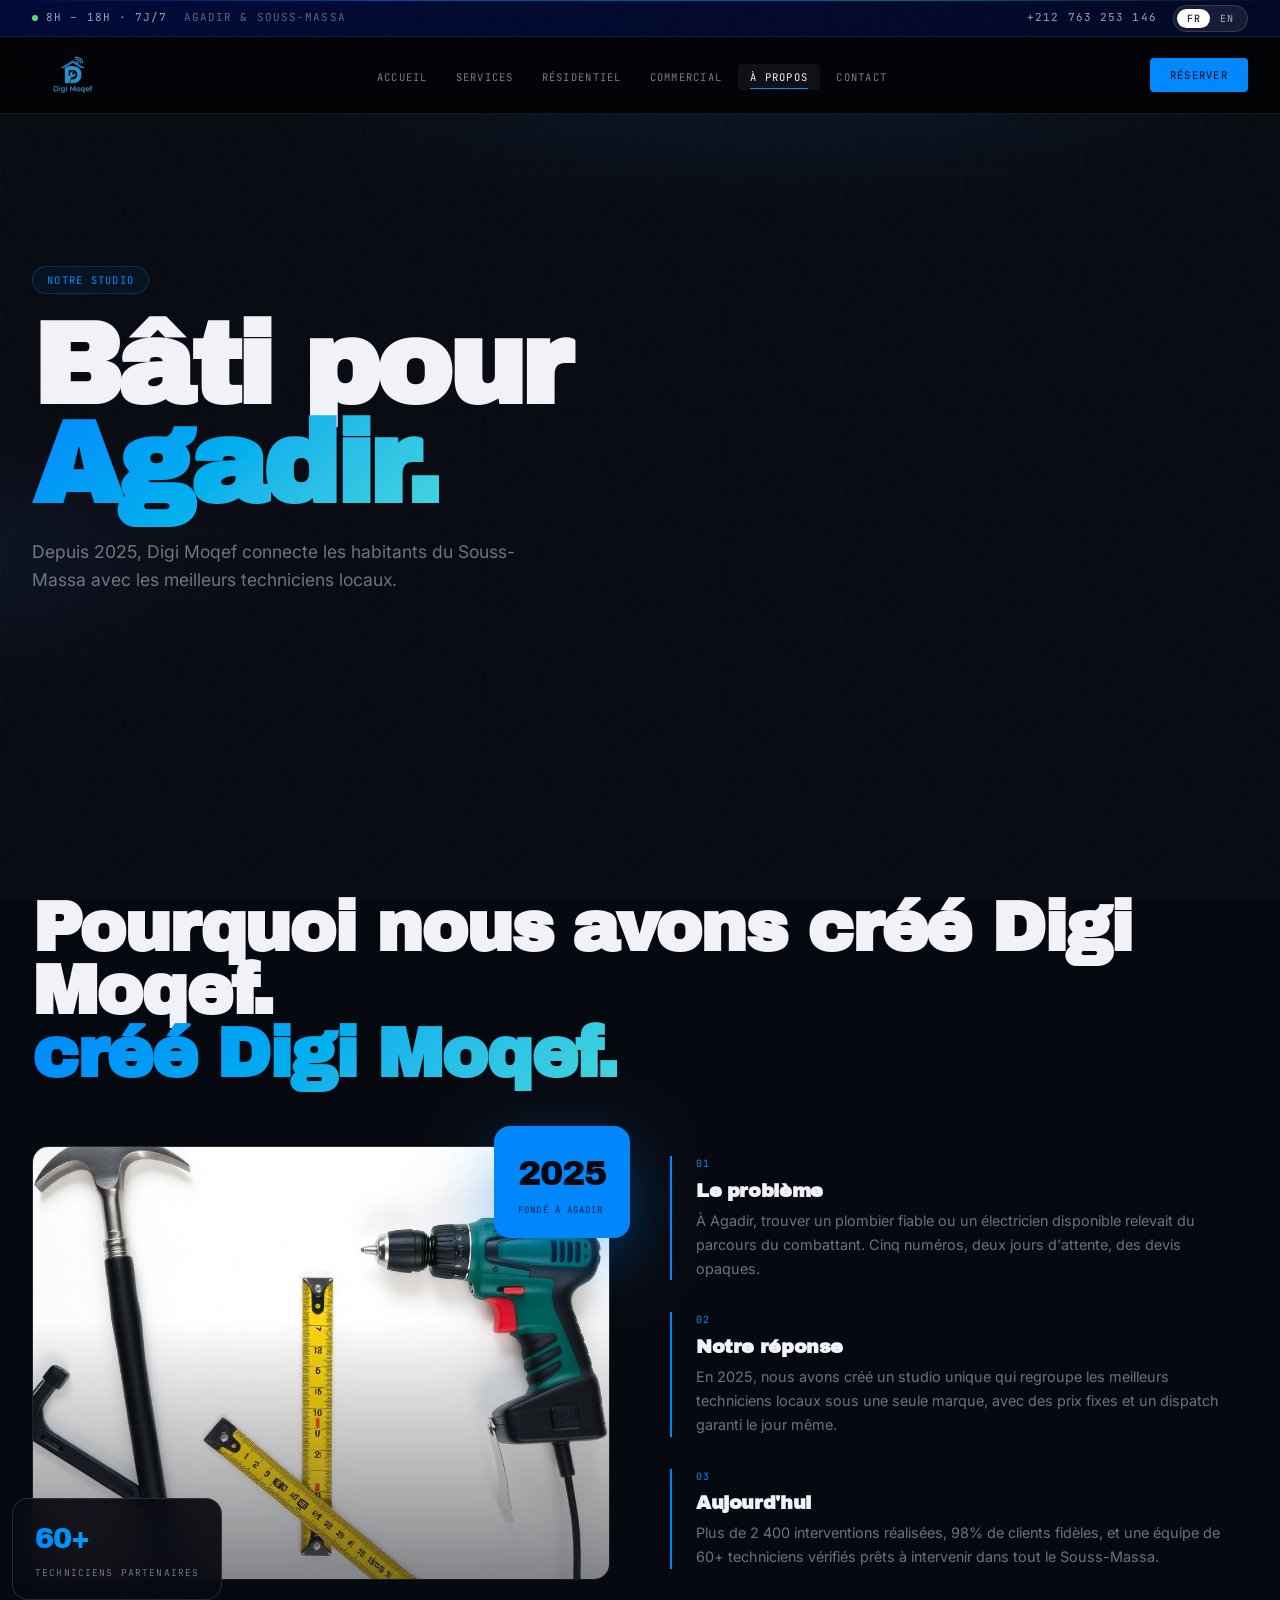
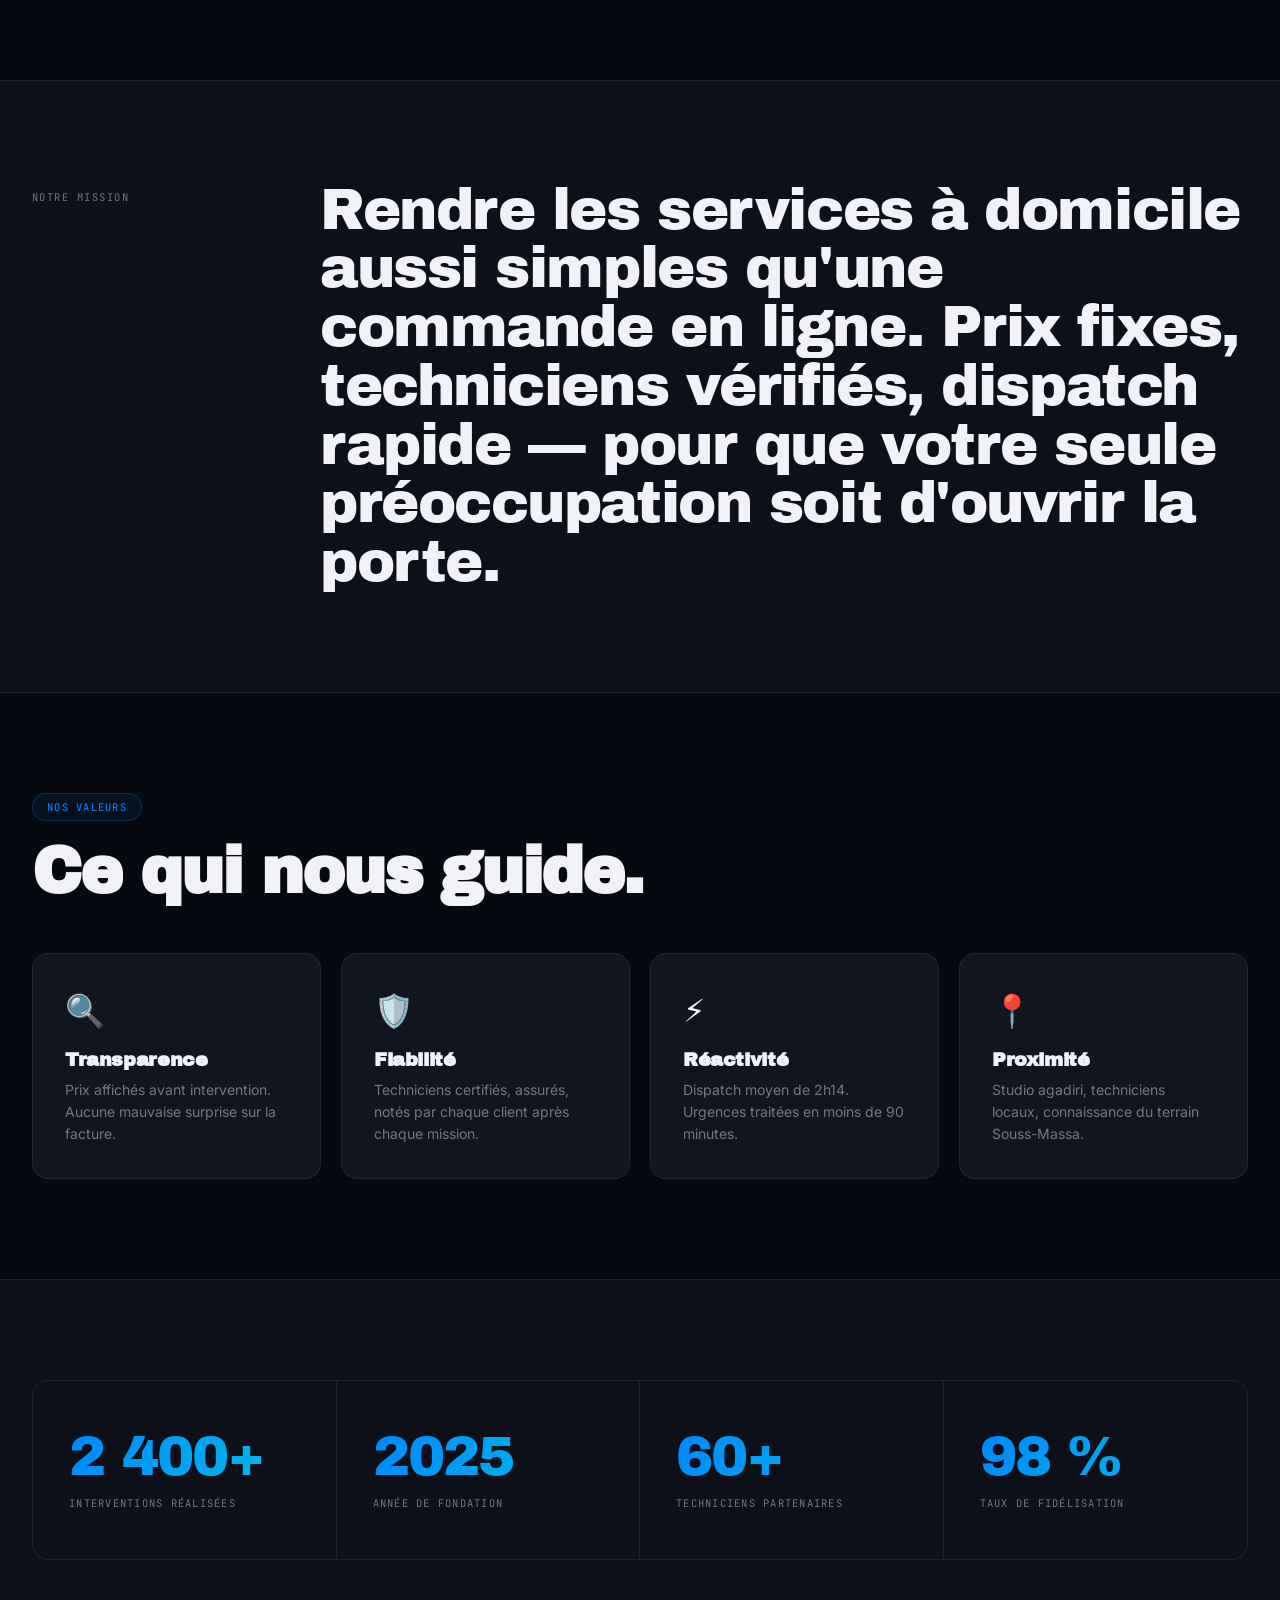
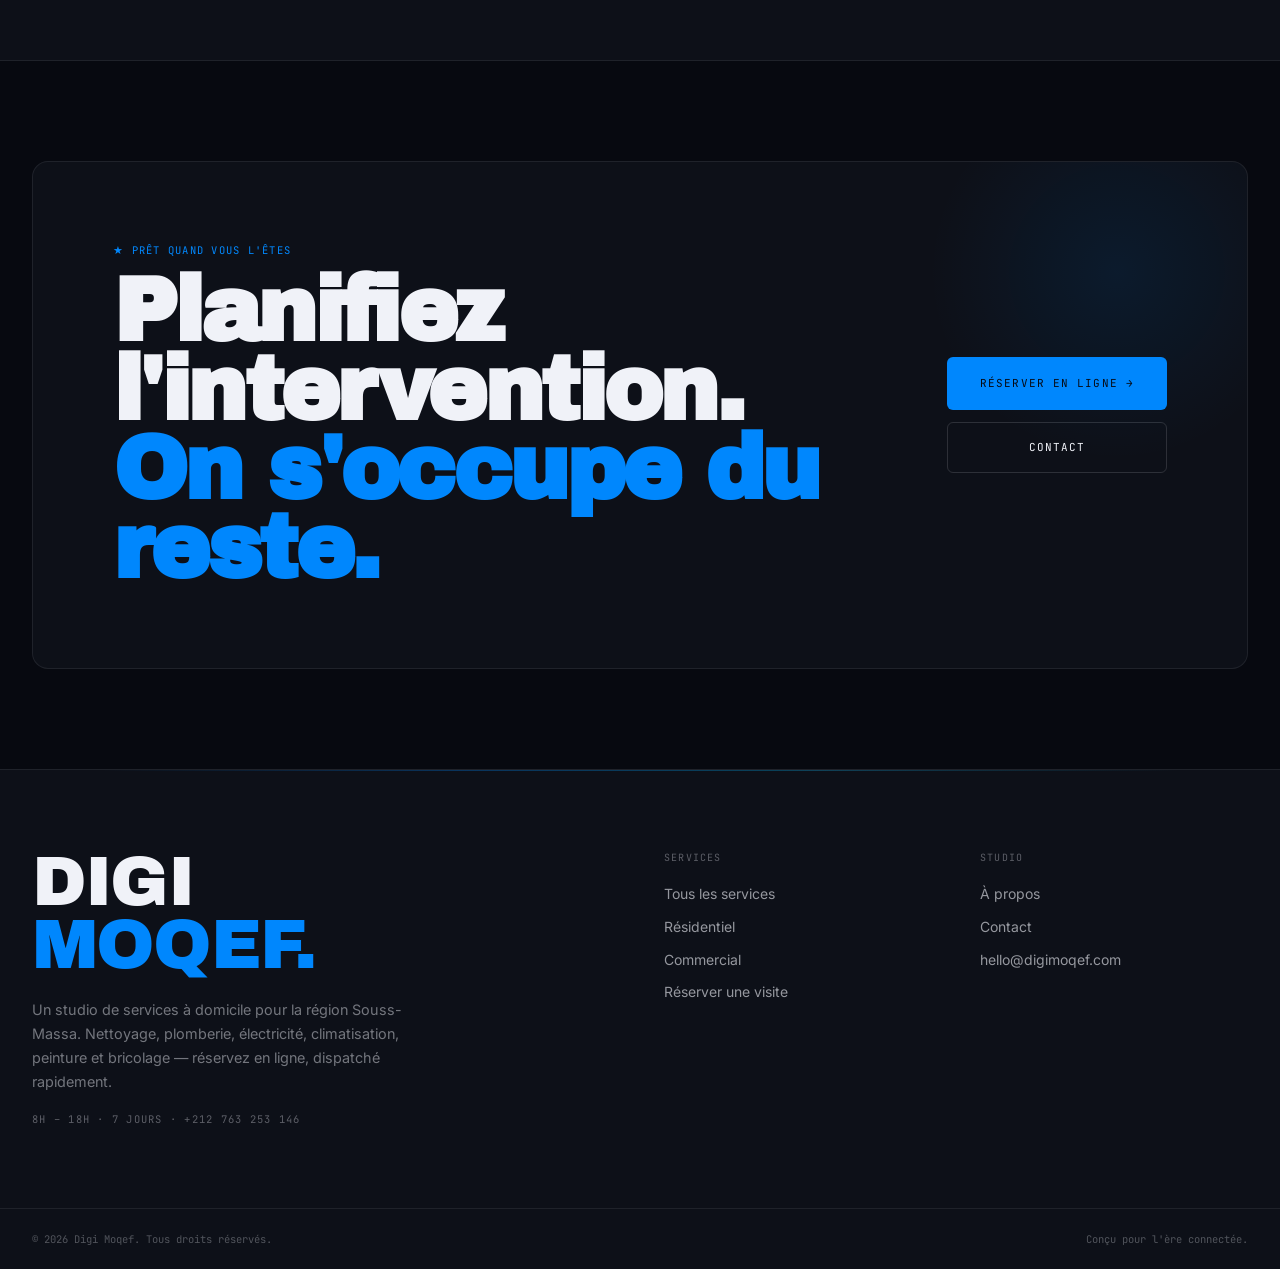
<file: about.html>
<!DOCTYPE html>
<html lang="fr">
<head>
<meta charset="UTF-8"/><meta name="viewport" content="width=device-width,initial-scale=1"/>
<title>À propos — Digi Moqef</title>
<link rel="preconnect" href="https://fonts.googleapis.com"/>
<link rel="preconnect" href="https://fonts.gstatic.com" crossorigin/>
<link href="https://fonts.googleapis.com/css2?family=Archivo+Black&family=Inter:wght@400;500;600;700&family=JetBrains+Mono:wght@400;500&display=swap" rel="stylesheet"/>
<link rel="stylesheet" href="shared.css"/>
</head><body>
<header>
  <div class="topbar"><div class="topbar-i">
    <span><span class="topbar-dot"></span><span data-t="topbar.hours">8H – 18H · 7J/7</span>&nbsp;&nbsp;<span data-t="topbar.area" style="opacity:.6">Agadir &amp; Souss-Massa</span></span>
    <div style="display:flex;align-items:center;gap:16px">
      <a href="tel:+212763253146" style="font-family:'JetBrains Mono',monospace;font-size:11px;text-transform:uppercase;letter-spacing:.1em;color:rgba(240,242,248,.65);transition:color .2s" onmouseover="this.style.color='var(--el)'" onmouseout="this.style.color='rgba(240,242,248,.65)'">+212 763 253 146</a>
      <div class="lang-sw">
        <button class="lang-btn" data-lang="fr">FR</button>
        <button class="lang-btn" data-lang="en">EN</button>
      </div>
    </div>
  </div></div>
  <div class="nav-i">
    <a href="index.html" class="logo-a"><img src="[data-uri]" alt="Digi Moqef"/></a>
    <nav>
      <a href="index.html" data-t="nav.home">Accueil</a>
      <a href="services.html" data-t="nav.services">Services</a>
      <a href="residential.html" data-t="nav.residential">Résidentiel</a>
      <a href="commercial.html" data-t="nav.commercial">Commercial</a>
      <a href="about.html" data-t="nav.about">À propos</a>
      <a href="contact.html" data-t="nav.contact">Contact</a>
    </nav>
    <div style="display:flex;align-items:center;gap:10px">
      <a href="book.html" class="hcta" data-t="nav.book">Réserver</a>
      <button class="hbg" id="hbg"><span></span><span></span><span></span></button>
    </div>
  </div>
  <div class="mnav" id="mnav">
    <a href="index.html" data-t="nav.home">Accueil</a>
    <a href="services.html" data-t="nav.services">Services</a>
    <a href="residential.html" data-t="nav.residential">Résidentiel</a>
    <a href="commercial.html" data-t="nav.commercial">Commercial</a>
    <a href="about.html" data-t="nav.about">À propos</a>
    <a href="contact.html" data-t="nav.contact">Contact</a>
    <a href="book.html" data-t="nav.book">Réserver</a>
  </div>
</header>

<!-- HERO -->
<section class="phero">
  <div class="phero-aurora"></div><div class="phero-grid"></div>
  <div class="phero-content" style="padding-top:72px;padding-bottom:72px">
    <div class="pill rv"><span data-t="ab.hero.pill">Notre studio</span></div>
    <h1 class="rv d1" style="font-family:'Archivo Black',sans-serif;font-size:clamp(3.5rem,9vw,8rem);line-height:.86;letter-spacing:-.04em">
      <span data-t="ab.hero.h1a">Bâti pour</span><br/><span class="grad" data-t="ab.hero.h1b">Agadir.</span>
    </h1>
    <p class="rv d2" style="margin-top:24px;font-size:1.1rem;color:var(--mu);max-width:520px" data-t="ab.hero.sub">Depuis 2022, Digi Moqef connecte les habitants du Souss-Massa avec les meilleurs techniciens locaux.</p>
  </div>
</section>

<!-- WHY WE STARTED - full story -->
<section class="pad">
  <div class="w">
    <div class="pill rv"><span class="pdot"></span><span data-t="why.pill">Pourquoi Digi Moqef</span></div>
    <h2 class="rv d1" style="font-family:'Archivo Black',sans-serif;font-size:clamp(2.4rem,5.5vw,4.5rem);line-height:.9;letter-spacing:-.03em;margin-bottom:60px">
      <span data-t="why.h2">Pourquoi nous avons</span><br/><span class="grad">créé Digi Moqef.</span>
    </h2>
    <div style="display:grid;grid-template-columns:1fr 1fr;gap:60px;align-items:center">
      <div class="rv" style="position:relative">
        <div style="border-radius:var(--rl);overflow:hidden;border:1px solid var(--bd2)">
          <img src="[data-uri]" alt="Technicien Digi Moqef" style="width:100%;aspect-ratio:4/3;object-fit:cover"/>
          <div style="position:absolute;inset:0;background:linear-gradient(to top,rgba(7,9,16,.5) 0%,transparent 60%);pointer-events:none;border-radius:var(--rl)"></div>
        </div>
        <div style="position:absolute;top:-20px;right:-20px;background:var(--el);color:var(--paper);border-radius:var(--rl);padding:20px 24px;font-family:'Archivo Black',sans-serif;font-size:2.2rem;letter-spacing:-.03em;box-shadow:0 20px 60px oklch(62% .21 250/.35)">
          2025
          <div style="font-family:'JetBrains Mono',monospace;font-size:9px;text-transform:uppercase;letter-spacing:.12em;margin-top:4px;opacity:.8" data-t="why.founded">Fondé à Agadir</div>
        </div>
        <div style="position:absolute;bottom:-20px;left:-20px;background:rgba(7,9,16,.92);backdrop-filter:blur(20px);border:1px solid var(--bd2);border-radius:var(--rl);padding:18px 22px;min-width:180px">
          <div class="shimmer" style="font-family:'Archivo Black',sans-serif;font-size:1.8rem;letter-spacing:-.03em">60+</div>
          <div style="font-family:'JetBrains Mono',monospace;font-size:9.5px;text-transform:uppercase;letter-spacing:.12em;color:var(--mu);margin-top:4px" data-t="why.techs">Techniciens partenaires</div>
        </div>
      </div>
      <div class="rv d2" style="display:flex;flex-direction:column;gap:32px">
        <div style="border-left:2px solid var(--el);padding-left:24px">
          <p style="font-family:'JetBrains Mono',monospace;font-size:10px;text-transform:uppercase;letter-spacing:.12em;color:var(--el);margin-bottom:10px">01</p>
          <h3 style="font-family:'Archivo Black',sans-serif;font-size:1.2rem;letter-spacing:-.02em;margin-bottom:10px" data-t="why.r1.t">Le problème</h3>
          <p style="font-size:.9rem;color:var(--mu);line-height:1.65" data-t="why.r1.d">À Agadir, trouver un plombier fiable ou un électricien disponible relevait du parcours du combattant.</p>
        </div>
        <div style="border-left:2px solid var(--el);padding-left:24px">
          <p style="font-family:'JetBrains Mono',monospace;font-size:10px;text-transform:uppercase;letter-spacing:.12em;color:var(--el);margin-bottom:10px">02</p>
          <h3 style="font-family:'Archivo Black',sans-serif;font-size:1.2rem;letter-spacing:-.02em;margin-bottom:10px" data-t="why.r2.t">Notre réponse</h3>
          <p style="font-size:.9rem;color:var(--mu);line-height:1.65" data-t="why.r2.d">En 2025, nous avons créé un studio unique avec prix fixes et dispatch garanti le jour même.</p>
        </div>
        <div style="border-left:2px solid var(--el);padding-left:24px">
          <p style="font-family:'JetBrains Mono',monospace;font-size:10px;text-transform:uppercase;letter-spacing:.12em;color:var(--el);margin-bottom:10px">03</p>
          <h3 style="font-family:'Archivo Black',sans-serif;font-size:1.2rem;letter-spacing:-.02em;margin-bottom:10px" data-t="why.r3.t">Aujourd'hui</h3>
          <p style="font-size:.9rem;color:var(--mu);line-height:1.65" data-t="why.r3.d">60% experts métiers,98% des normes de sécurité et de qualité respectées,et une équipe de 60+ techniciens vérifiés prêts à intervenir dans tout le Souss-Massa..</p>
        </div>
      </div>
    </div>
  </div>
</section>

<!-- MISSION -->
<section class="pad bt bb bg1">
  <div class="w">
    <div class="mfst-g rv">
      <p class="mfst-lbl" data-t="ab.mission.lbl">Notre mission</p>
      <p class="mfst-txt" data-t="ab.mission.txt">Rendre les services à domicile aussi simples qu'une commande en ligne.</p>
    </div>
  </div>
</section>

<!-- VALUES -->
<section class="pad">
  <div class="w">
    <div class="pill rv"><span>Nos valeurs</span></div>
    <h2 class="rv d1" style="font-family:'Archivo Black',sans-serif;font-size:clamp(2.4rem,5vw,4rem);line-height:.9;letter-spacing:-.03em;margin-bottom:52px">Ce qui nous guide.</h2>
    <div style="display:grid;grid-template-columns:repeat(4,1fr);gap:20px">
      <div class="rv d1" style="background:var(--mist2);border:1px solid var(--bd);border-radius:var(--rl);padding:32px;transition:border-color .3s,transform .3s" onmouseover="this.style.borderColor='oklch(62% .21 250/.4)';this.style.transform='translateY(-4px)'" onmouseout="this.style.borderColor='';this.style.transform=''">
        <div style="font-size:2rem;margin-bottom:16px">🔍</div>
        <h3 style="font-family:'Archivo Black',sans-serif;font-size:1.2rem;margin-bottom:10px;letter-spacing:-.02em" data-t="ab.v1.t">Transparence</h3>
        <p style="font-size:.875rem;color:var(--mu);line-height:1.6" data-t="ab.v1.d">Prix affichés avant intervention. Aucune mauvaise surprise.</p>
      </div>
      <div class="rv d2" style="background:var(--mist2);border:1px solid var(--bd);border-radius:var(--rl);padding:32px;transition:border-color .3s,transform .3s" onmouseover="this.style.borderColor='oklch(62% .21 250/.4)';this.style.transform='translateY(-4px)'" onmouseout="this.style.borderColor='';this.style.transform=''">
        <div style="font-size:2rem;margin-bottom:16px">🛡️</div>
        <h3 style="font-family:'Archivo Black',sans-serif;font-size:1.2rem;margin-bottom:10px;letter-spacing:-.02em" data-t="ab.v2.t">Fiabilité</h3>
        <p style="font-size:.875rem;color:var(--mu);line-height:1.6" data-t="ab.v2.d">Techniciens certifiés, assurés, notés par chaque client.</p>
      </div>
      <div class="rv d3" style="background:var(--mist2);border:1px solid var(--bd);border-radius:var(--rl);padding:32px;transition:border-color .3s,transform .3s" onmouseover="this.style.borderColor='oklch(62% .21 250/.4)';this.style.transform='translateY(-4px)'" onmouseout="this.style.borderColor='';this.style.transform=''">
        <div style="font-size:2rem;margin-bottom:16px">⚡</div>
        <h3 style="font-family:'Archivo Black',sans-serif;font-size:1.2rem;margin-bottom:10px;letter-spacing:-.02em" data-t="ab.v3.t">Réactivité</h3>
        <p style="font-size:.875rem;color:var(--mu);line-height:1.6" data-t="ab.v3.d">Dispatch moyen de 2h14. Urgences en moins de 90 min.</p>
      </div>
      <div class="rv d4" style="background:var(--mist2);border:1px solid var(--bd);border-radius:var(--rl);padding:32px;transition:border-color .3s,transform .3s" onmouseover="this.style.borderColor='oklch(62% .21 250/.4)';this.style.transform='translateY(-4px)'" onmouseout="this.style.borderColor='';this.style.transform=''">
        <div style="font-size:2rem;margin-bottom:16px">📍</div>
        <h3 style="font-family:'Archivo Black',sans-serif;font-size:1.2rem;margin-bottom:10px;letter-spacing:-.02em" data-t="ab.v4.t">Proximité</h3>
        <p style="font-size:.875rem;color:var(--mu);line-height:1.6" data-t="ab.v4.d">Studio agadiri, techniciens locaux, terrain Souss-Massa.</p>
      </div>
    </div>
  </div>
</section>

<!-- STATS -->
<section class="pad bt bb bg1">
  <div class="w">
    <div class="statg">
      <div class="statb rv d1"><div class="stat-big shimmer" data-t="stat1.v">100+</div><div class="stat-lbl" data-t="stat1.l">Interventions réalisées</div></div>
      <div class="statb rv d2"><div class="stat-big shimmer">2025</div><div class="stat-lbl">Année de fondation</div></div>
      <div class="statb rv d3"><div class="stat-big shimmer">60+</div><div class="stat-lbl">Techniciens partenaires</div></div>
      <div class="statb rv d4"><div class="stat-big shimmer" data-t="stat2.v">100+</div><div class="stat-lbl" data-t="stat2.l">Interventions réalisées</div></div>
    </div>
  </div>
</section>

<!-- CTA -->
<section class="pad">
  <div class="w"><div class="ctabox rv">
    <div>
      <p class="cta-eye" data-t="cta.eye">★ Prêt quand vous l'êtes</p>
      <h2 class="cta-h2">
        <span data-t="cta.h2a">Planifiez l'intervention.</span><br/>
        <span class="el" data-t="cta.h2b">On s'occupe du reste.</span>
      </h2>
    </div>
    <div class="cta-btns">
      <a href="book.html" class="btn btn-p" style="justify-content:center;padding:18px 28px" data-t="cta.btn1">Réserver en ligne →</a>
      <a href="contact.html" class="btn btn-o" style="justify-content:center;padding:16px 28px" data-t="nav.contact">Contact</a>
    </div>
  </div></div>
</section>
<footer>
  <div class="fi">
    <div class="fbrand">
      <p class="fbig">DIGI<br/><span class="el">MOQEF.</span></p>
      <p class="fdesc" data-t="foot.desc">Un studio de services à domicile.</p>
      <p class="fhours" data-t="foot.hours">8H – 18H · 7 jours · +212 763 253 146</p>
    </div>
    <div class="fcol"><p class="fct" data-t="foot.col1">Services</p><ul>
      <li><a href="services.html" data-t="foot.l1">Tous les services</a></li>
      <li><a href="residential.html" data-t="foot.l2">Résidentiel</a></li>
      <li><a href="commercial.html" data-t="foot.l3">Commercial</a></li>
      <li><a href="book.html" data-t="foot.l4">Réserver</a></li>
    </ul></div>
    <div class="fcol"><p class="fct" data-t="foot.col2">Studio</p><ul>
      <li><a href="about.html" data-t="foot.l5">À propos</a></li>
      <li><a href="contact.html" data-t="foot.l6">Contact</a></li>
      <li><a href="mailto:hello@digimoqef.com">hello@digimoqef.com</a></li>
    </ul></div>
  </div>
  <div class="fbot"><div class="fbot-i">
    <span data-t="foot.copy">© 2026 Digi Moqef.</span>
    <span data-t="foot.tag">Conçu pour l'ère connectée.</span>
  </div></div>
</footer>
<script src="i18n.js"></script><script src="shared.js"></script></body></html>
</file>
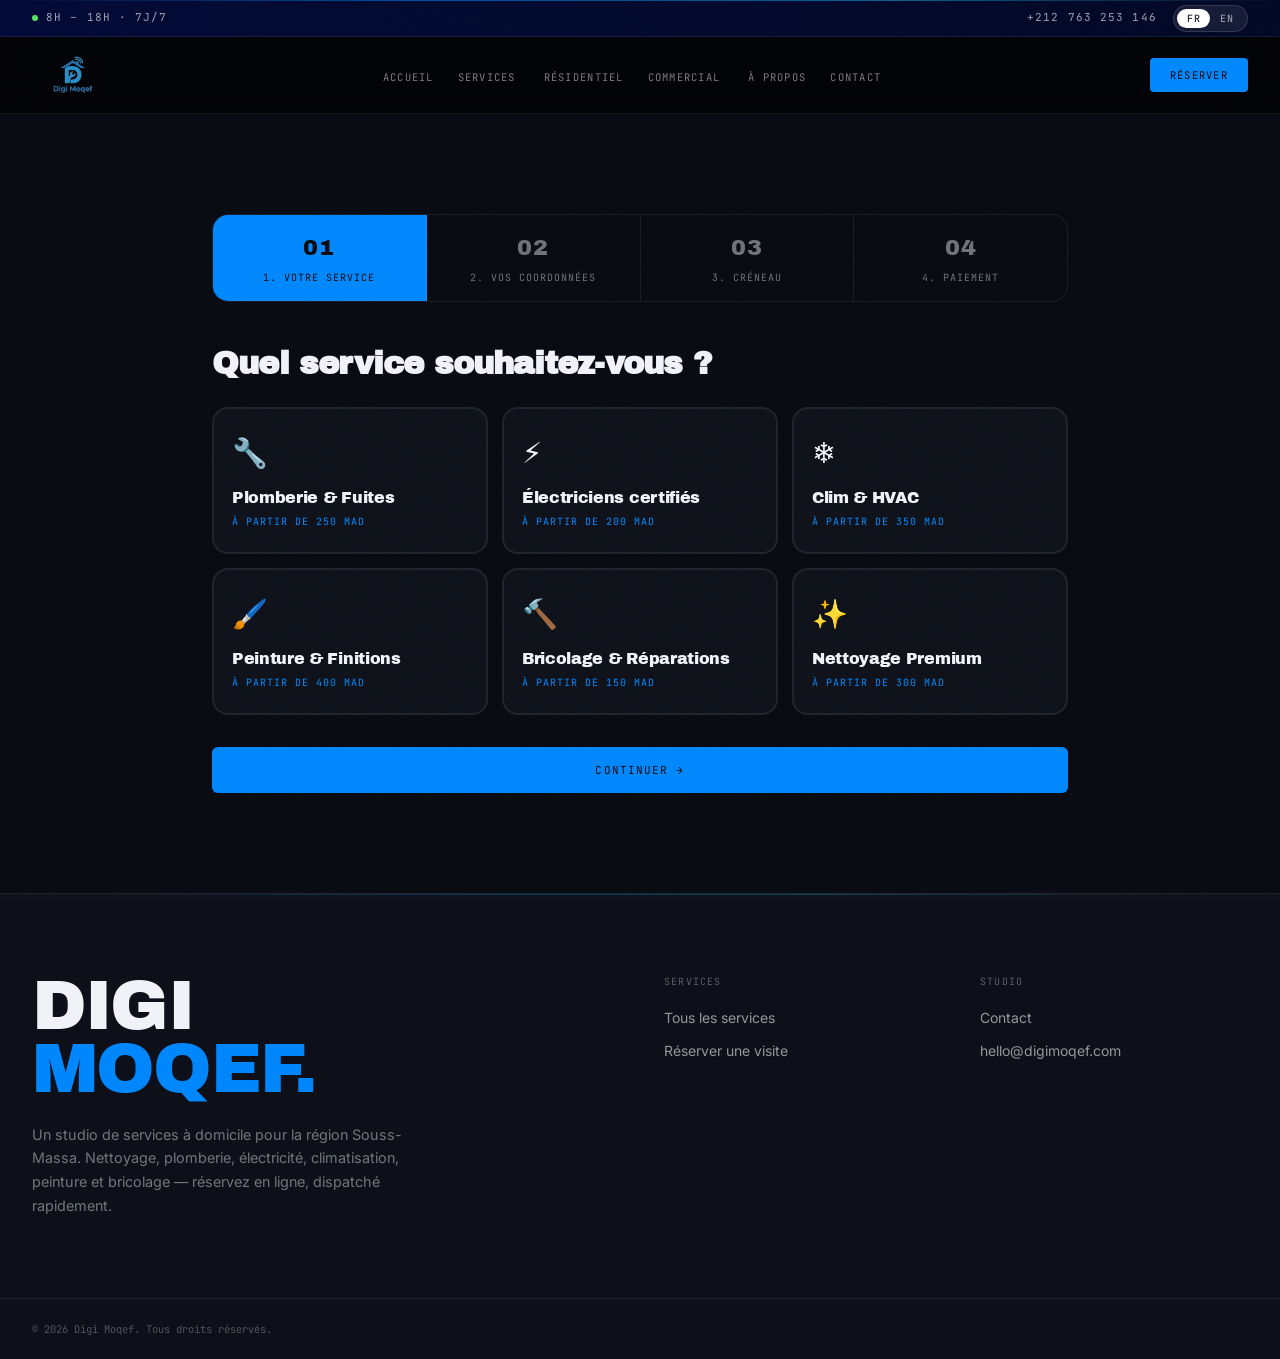
<file: book.html>
<!DOCTYPE html>
<html lang="fr">
<head>
<meta charset="UTF-8"/><meta name="viewport" content="width=device-width,initial-scale=1"/>
<title>Réserver — Digi Moqef</title>
<link rel="preconnect" href="https://fonts.googleapis.com"/>
<link rel="preconnect" href="https://fonts.gstatic.com" crossorigin/>
<link href="https://fonts.googleapis.com/css2?family=Archivo+Black&family=Inter:wght@400;500;600;700&family=JetBrains+Mono:wght@400;500&display=swap" rel="stylesheet"/>
<link rel="stylesheet" href="shared.css"/>
<style>
.step-bar{display:flex;border:1px solid var(--bd);border-radius:var(--rl);overflow:hidden;margin-bottom:48px}
.step-item{flex:1;padding:16px 12px;text-align:center;font-family:'JetBrains Mono',monospace;font-size:10px;text-transform:uppercase;letter-spacing:.1em;color:var(--mu);border-right:1px solid var(--bd);transition:background .2s,color .2s}
.step-item:last-child{border-right:none}
.step-item.active{background:var(--el);color:var(--paper)}
.step-item.done{background:oklch(62% .21 250/.12);color:var(--el)}
.step-num{display:block;font-family:'Archivo Black',sans-serif;font-size:1.4rem;margin-bottom:4px}
.svc-grid{display:grid;grid-template-columns:repeat(3,1fr);gap:14px;margin-bottom:32px}
.svc-card{background:var(--mist);border:2px solid var(--bd);border-radius:var(--rl);padding:22px 18px;cursor:pointer;transition:border-color .2s,transform .2s;position:relative;overflow:hidden;text-align:left}
.svc-card:hover{border-color:oklch(62% .21 250/.45);transform:translateY(-2px)}
.svc-card.sel{border-color:var(--el);background:oklch(62% .21 250/.08)}
.svc-card.sel::after{content:'✓';position:absolute;top:12px;right:14px;color:var(--el);font-family:'Archivo Black',sans-serif;font-size:1rem}
.svc-icon{font-size:1.8rem;margin-bottom:10px}
.svc-name{font-family:'Archivo Black',sans-serif;font-size:1rem;letter-spacing:-.02em;margin-bottom:4px}
.svc-price{font-family:'JetBrains Mono',monospace;font-size:10px;text-transform:uppercase;letter-spacing:.1em;color:var(--el)}
.slot-btn{padding:11px 16px;border:1.5px solid var(--bd);border-radius:var(--r);font-family:'JetBrains Mono',monospace;font-size:11px;background:transparent;color:var(--ink);cursor:pointer;transition:border-color .2s,background .2s,color .2s}
.slot-btn:hover{border-color:oklch(62% .21 250/.45)}
.slot-btn.sel{border-color:var(--el);background:var(--el);color:var(--paper)}
.card-field{background:transparent;border:none;border-bottom:2px solid rgba(240,242,248,.15);padding:12px 0;font-size:1rem;font-family:'Inter',sans-serif;outline:none;width:100%;color:var(--ink);transition:border-color .2s}
.card-field:focus{border-color:var(--el)}
.card-field::placeholder{color:rgba(240,242,248,.3)}
.pay-tab{flex:1;padding:13px;font-family:'JetBrains Mono',monospace;font-size:10.5px;text-transform:uppercase;letter-spacing:.1em;border:none;background:transparent;color:var(--mu);cursor:pointer;transition:background .2s,color .2s}
.pay-tab.active{background:var(--el);color:var(--paper)}
@media(max-width:900px){
  .svc-grid{grid-template-columns:repeat(2,1fr)}
  #step4>div{grid-template-columns:1fr!important}
}
@media(max-width:600px){
  .step-bar{display:grid;grid-template-columns:1fr 1fr}
  .step-item:nth-child(2){border-right:none}
  .step-item:nth-child(3),.step-item:nth-child(4){border-top:1px solid var(--bd)}
  .svc-grid{grid-template-columns:1fr}
  #step2 [style*="grid-template-columns:1fr 1fr"],
  #step4 [style*="grid-template-columns:1fr 1fr"]{grid-template-columns:1fr!important}
}
</style>
</head>
<body>
<header>
  <div class="topbar"><div class="topbar-i">
    <span><span class="topbar-dot"></span><span data-t="topbar.hours">8H – 18H · 7J/7</span></span>
    <div style="display:flex;align-items:center;gap:16px">
      <a href="tel:+212763253146" style="font-family:'JetBrains Mono',monospace;font-size:11px;text-transform:uppercase;letter-spacing:.1em;color:rgba(240,242,248,.65)">+212 763 253 146</a>
      <div class="lang-sw"><button class="lang-btn" data-lang="fr">FR</button><button class="lang-btn" data-lang="en">EN</button></div>
    </div>
  </div></div>
  <div class="nav-i">
    <a href="index.html" class="logo-a"><img src="[data-uri]" alt="Digi Moqef"/></a>
    <nav>
      <a href="index.html" data-t="nav.home">Accueil</a><a href="services.html" data-t="nav.services">Services</a>
      <a href="residential.html" data-t="nav.residential">Résidentiel</a><a href="commercial.html" data-t="nav.commercial">Commercial</a>
      <a href="about.html" data-t="nav.about">À propos</a><a href="contact.html" data-t="nav.contact">Contact</a>
    </nav>
    <div style="display:flex;align-items:center;gap:10px">
      <a href="book.html" class="hcta" data-t="nav.book">Réserver</a>
      <button class="hbg" id="hbg"><span></span><span></span><span></span></button>
    </div>
  </div>
  <div class="mnav" id="mnav">
    <a href="index.html" data-t="nav.home">Accueil</a><a href="services.html" data-t="nav.services">Services</a>
    <a href="residential.html" data-t="nav.residential">Résidentiel</a><a href="commercial.html" data-t="nav.commercial">Commercial</a>
    <a href="about.html" data-t="nav.about">À propos</a><a href="contact.html" data-t="nav.contact">Contact</a>
    <a href="book.html" data-t="nav.book">Réserver</a>
  </div>
</header>
<section class="pad">
  <div class="w" style="max-width:920px;margin:0 auto">

    <!-- STEP BAR -->
    <div class="step-bar" id="stepbar">
      <div class="step-item active" id="sb1"><span class="step-num">01</span><span data-t="bk.step1">Votre service</span></div>
      <div class="step-item" id="sb2"><span class="step-num">02</span><span data-t="bk.step2">Vos coordonnées</span></div>
      <div class="step-item" id="sb3"><span class="step-num">03</span><span data-t="bk.step3">Créneau</span></div>
      <div class="step-item" id="sb4"><span class="step-num">04</span><span data-t="bk.step4">Paiement</span></div>
    </div>

    <!-- STEP 1 -->
    <div id="step1">
      <h2 style="font-family:'Archivo Black',sans-serif;font-size:2rem;letter-spacing:-.025em;margin-bottom:28px">Quel service souhaitez-vous ?</h2>
      <div class="svc-grid">
        <div class="svc-card" onclick="selectSvc(this,'Plomberie &amp; Fuites','250 MAD')"><div class="svc-icon">🔧</div><p class="svc-name" data-t="s1.title">Plomberie &amp; Fuites</p><p class="svc-price">À partir de 250 MAD</p></div>
        <div class="svc-card" onclick="selectSvc(this,'Électricité','200 MAD')"><div class="svc-icon">⚡</div><p class="svc-name" data-t="s2.title">Électriciens certifiés</p><p class="svc-price">À partir de 200 MAD</p></div>
        <div class="svc-card" onclick="selectSvc(this,'Clim &amp; HVAC','350 MAD')"><div class="svc-icon">❄️</div><p class="svc-name" data-t="s3.title">Clim &amp; HVAC</p><p class="svc-price">À partir de 350 MAD</p></div>
        <div class="svc-card" onclick="selectSvc(this,'Peinture','400 MAD')"><div class="svc-icon">🖌️</div><p class="svc-name" data-t="s4.title">Peinture &amp; Finitions</p><p class="svc-price">À partir de 400 MAD</p></div>
        <div class="svc-card" onclick="selectSvc(this,'Bricolage','150 MAD')"><div class="svc-icon">🔨</div><p class="svc-name" data-t="s5.title">Bricolage &amp; Réparations</p><p class="svc-price">À partir de 150 MAD</p></div>
        <div class="svc-card" onclick="selectSvc(this,'Nettoyage Premium','300 MAD')"><div class="svc-icon">✨</div><p class="svc-name" data-t="s6.title">Nettoyage Premium</p><p class="svc-price">À partir de 300 MAD</p></div>
      </div>
      <p id="s1-err" style="display:none;color:oklch(70% .2 20);font-family:'JetBrains Mono',monospace;font-size:11px;margin-bottom:12px">⚠ Veuillez sélectionner un service.</p>
      <button class="btn btn-p" style="width:100%;justify-content:center;padding:16px" onclick="nextStep(1)">Continuer →</button>
    </div>

    <!-- STEP 2 -->
    <div id="step2" style="display:none">
      <h2 style="font-family:'Archivo Black',sans-serif;font-size:2rem;letter-spacing:-.025em;margin-bottom:28px" data-t="bk.step2">Vos coordonnées</h2>
      <div style="display:flex;flex-direction:column;gap:24px">
        <div style="display:grid;grid-template-columns:1fr 1fr;gap:20px">
          <div class="fld"><label data-t="ct.form.name">Nom complet</label><input class="card-field" id="bk-name" type="text" placeholder="Votre nom"/></div>
          <div class="fld"><label data-t="ct.form.phone">Téléphone</label><input class="card-field" id="bk-phone" type="tel" placeholder="+212 6XX XXX XXX"/></div>
        </div>
        <div class="fld"><label data-t="ct.form.email">Email</label><input class="card-field" id="bk-email" type="email" placeholder="vous@exemple.com"/></div>
        <div class="fld"><label>Adresse</label><input class="card-field" id="bk-addr" type="text" placeholder="Rue, Quartier, Ville"/></div>
        <div class="fld"><label>Notes</label><textarea class="card-field" id="bk-notes" rows="3" style="resize:vertical" placeholder="Décrivez le problème..."></textarea></div>
        <div style="display:flex;gap:12px">
          <button class="btn btn-o" style="flex:1;justify-content:center" onclick="goStep(1)">← Retour</button>
          <button class="btn btn-p" style="flex:2;justify-content:center;padding:16px" onclick="nextStep(2)">Continuer →</button>
        </div>
      </div>
    </div>

    <!-- STEP 3 -->
    <div id="step3" style="display:none">
      <h2 style="font-family:'Archivo Black',sans-serif;font-size:2rem;letter-spacing:-.025em;margin-bottom:8px" data-t="bk.step3">Créneau</h2>
      <p style="color:var(--mu);font-size:.875rem;margin-bottom:28px">Heure locale · Agadir (GMT+1)</p>
      <div style="display:flex;flex-direction:column;gap:20px;margin-bottom:32px" id="slots-wrap"></div>
      <p id="s3-err" style="display:none;color:oklch(70% .2 20);font-family:'JetBrains Mono',monospace;font-size:11px;margin-bottom:12px">⚠ Veuillez sélectionner un créneau.</p>
      <div style="display:flex;gap:12px">
        <button class="btn btn-o" style="flex:1;justify-content:center" onclick="goStep(2)">← Retour</button>
        <button class="btn btn-p" style="flex:2;justify-content:center;padding:16px" onclick="nextStep(3)">Continuer →</button>
      </div>
    </div>

    <!-- STEP 4 -->
    <div id="step4" style="display:none">
      <div style="display:grid;grid-template-columns:1fr 360px;gap:40px;align-items:start">
        <div>
          <h2 style="font-family:'Archivo Black',sans-serif;font-size:2rem;letter-spacing:-.025em;margin-bottom:28px" data-t="bk.pay.title">Paiement sécurisé</h2>
          <!-- Payment method tabs -->
          <div style="display:flex;border:1px solid var(--bd);border-radius:var(--r);overflow:hidden;margin-bottom:28px">
            <button class="pay-tab active" id="pt-card" onclick="setPayTab('card')">💳 Carte</button>
            <button class="pay-tab" id="pt-transfer" onclick="setPayTab('transfer')" style="border-left:1px solid var(--bd)">🏦 Virement</button>
            <button class="pay-tab" id="pt-cash" onclick="setPayTab('cash')" style="border-left:1px solid var(--bd)">💵 Espèces</button>
          </div>
          <!-- Card form -->
          <div id="pf-card" style="display:flex;flex-direction:column;gap:22px">
            <div class="fld" style="position:relative">
              <label data-t="bk.pay.card">Numéro de carte</label>
              <input class="card-field" id="cn" type="text" maxlength="19" placeholder="1234 5678 9012 3456" oninput="fmtCard(this)"/>
              <span id="cbrand" style="position:absolute;right:0;bottom:12px;opacity:.5">💳</span>
            </div>
            <div style="display:grid;grid-template-columns:1fr 1fr;gap:20px">
              <div class="fld"><label data-t="bk.pay.exp">Expiration</label><input class="card-field" type="text" maxlength="5" placeholder="MM/AA" oninput="fmtExp(this)"/></div>
              <div class="fld"><label data-t="bk.pay.cvv">CVV</label><input class="card-field" type="text" maxlength="4" placeholder="•••"/></div>
            </div>
            <div class="fld"><label data-t="bk.pay.name">Nom sur la carte</label><input class="card-field" type="text" placeholder="PRÉNOM NOM"/></div>
          </div>
          <div id="pf-transfer" style="display:none;padding:20px;background:var(--mist);border:1px solid var(--bd);border-radius:var(--rl)">
            <p style="font-family:'JetBrains Mono',monospace;font-size:10px;text-transform:uppercase;letter-spacing:.12em;color:var(--mu);margin-bottom:14px">Virement bancaire</p>
            <p style="font-family:'Archivo Black',sans-serif;font-size:1rem;margin-bottom:6px">Digi Moqef SARL</p>
            <p style="font-size:.875rem;color:var(--mu)">RIB : MA64 0000 0000 0000 0000 0000</p>
            <p style="font-size:.875rem;color:var(--mu);margin-top:4px">Référence : votre numéro de téléphone</p>
          </div>
          <div id="pf-cash" style="display:none;padding:20px;background:var(--mist);border:1px solid var(--bd);border-radius:var(--rl)">
            <p style="font-family:'JetBrains Mono',monospace;font-size:10px;text-transform:uppercase;letter-spacing:.12em;color:var(--mu);margin-bottom:14px">Paiement à la livraison</p>
            <p style="font-size:.9rem;line-height:1.6">Vous payez en espèces directement au technicien après validation du travail.</p>
          </div>
          <div style="margin-top:28px;display:flex;gap:12px">
            <button class="btn btn-o" style="flex:1;justify-content:center" onclick="goStep(3)">← Retour</button>
            <button class="btn btn-p" style="flex:2;justify-content:center;padding:16px" onclick="confirmPay()" data-t="bk.pay.btn">Confirmer &amp; Payer →</button>
          </div>
          <p style="margin-top:16px;font-family:'JetBrains Mono',monospace;font-size:9.5px;text-transform:uppercase;letter-spacing:.1em;color:var(--mu);text-align:center" data-t="bk.pay.secure">🔒 SSL · Remboursement garanti 30j</p>
        </div>
        <!-- Summary -->
        <div style="background:var(--mist);border:1px solid var(--bd);border-radius:var(--rl);padding:24px;position:sticky;top:100px">
          <p style="font-family:'JetBrains Mono',monospace;font-size:10px;text-transform:uppercase;letter-spacing:.12em;color:var(--mu);margin-bottom:18px">Récapitulatif</p>
          <div style="display:flex;flex-direction:column;gap:12px;padding-bottom:18px;border-bottom:1px solid var(--bd)">
            <div style="display:flex;justify-content:space-between"><span style="font-size:.9rem" id="sum-svc">—</span><span id="sum-price" style="font-family:'Archivo Black',sans-serif">—</span></div>
            <div style="font-size:.875rem;color:var(--mu)" id="sum-slot">—</div>
            <div style="font-size:.875rem;color:var(--mu)" id="sum-addr">—</div>
          </div>
          <div style="display:flex;justify-content:space-between;align-items:center;padding-top:18px">
            <span style="font-family:'JetBrains Mono',monospace;font-size:10px;text-transform:uppercase;letter-spacing:.12em;color:var(--mu)">Total estimé</span>
            <span id="sum-total" class="shimmer" style="font-family:'Archivo Black',sans-serif;font-size:1.5rem">—</span>
          </div>
          <div style="margin-top:16px;padding:12px;background:oklch(62% .21 250/.08);border:1px solid oklch(62% .21 250/.2);border-radius:var(--r);font-family:'JetBrains Mono',monospace;font-size:9.5px;text-transform:uppercase;letter-spacing:.1em;color:var(--el)">🔒 Paiement après validation</div>
        </div>
      </div>
    </div>

    <!-- CONFIRMATION -->
    <div id="confirm" style="display:none;text-align:center;padding:80px 0">
      <div style="width:72px;height:72px;background:oklch(80% .2 145/.15);border:2px solid oklch(80% .2 145/.4);border-radius:50%;display:flex;align-items:center;justify-content:center;font-size:1.8rem;margin:0 auto 24px">✓</div>
      <h2 style="font-family:'Archivo Black',sans-serif;font-size:2.8rem;letter-spacing:-.03em;margin-bottom:16px" data-t="bk.confirm.title">Réservation confirmée !</h2>
      <p style="font-size:1rem;color:var(--mu);max-width:460px;margin:0 auto 32px;line-height:1.65" data-t="bk.confirm.txt">Vous recevrez une confirmation par SMS et e-mail. Notre équipe vous contactera pour confirmer l'heure exacte.</p>
      <a href="index.html" class="btn btn-p" style="display:inline-flex" data-t="bk.confirm.btn">Retour à l'accueil</a>
    </div>

  </div>
</section>

<script>
var selSvc = '', selPrice = '', selSlot = '';

function selectSvc(el, name, price) {
  document.querySelectorAll('.svc-card').forEach(function(c) { c.classList.remove('sel'); });
  el.classList.add('sel');
  selSvc = name; selPrice = price;
  document.getElementById('s1-err').style.display = 'none';
}

function goStep(n) {
  for (var i = 1; i <= 4; i++) {
    document.getElementById('step' + i).style.display = i === n ? 'block' : 'none';
    var sb = document.getElementById('sb' + i);
    sb.className = 'step-item' + (i < n ? ' done' : i === n ? ' active' : '');
  }
  if (n === 3) buildSlots();
  if (n === 4) buildSummary();
  window.scrollTo({ top: 0, behavior: 'smooth' });
}

function nextStep(current) {
  if (current === 1) {
    if (!selSvc) { document.getElementById('s1-err').style.display = 'block'; return; }
    goStep(2);
  } else if (current === 2) {
    goStep(3);
  } else if (current === 3) {
    if (!selSlot) { document.getElementById('s3-err').style.display = 'block'; return; }
    goStep(4);
  }
}

function buildSlots() {
  var times = ['08:00','09:00','10:00','11:00','13:00','14:00','15:00','16:00','17:00'];
  var days = [
    { label: "Aujourd'hui", key: 'today' },
    { label: 'Demain', key: 'tomorrow' },
    { label: 'Dans 2 jours', key: 'd2' }
  ];
  var wrap = document.getElementById('slots-wrap');
  wrap.innerHTML = '';
  days.forEach(function(day) {
    var d = document.createElement('div');
    var label = document.createElement('p');
    label.textContent = day.label;
    label.style.cssText = "font-family:'JetBrains Mono',monospace;font-size:10.5px;text-transform:uppercase;letter-spacing:.12em;color:var(--mu);margin-bottom:12px";
    var group = document.createElement('div');
    group.style.cssText = 'display:flex;flex-wrap:wrap;gap:10px';
    times.forEach(function(t) {
      var btn = document.createElement('button');
      btn.type = 'button';
      btn.className = 'slot-btn';
      btn.textContent = t;
      btn.addEventListener('click', function() {
        selectSlot(btn, t + ' ' + day.label);
      });
      group.appendChild(btn);
    });
    d.appendChild(label);
    d.appendChild(group);
    wrap.appendChild(d);
  });
}

function selectSlot(el, label) {
  document.querySelectorAll('.slot-btn').forEach(function(b) { b.classList.remove('sel'); });
  el.classList.add('sel');
  selSlot = label;
  document.getElementById('s3-err').style.display = 'none';
}

function buildSummary() {
  document.getElementById('sum-svc').textContent = selSvc || '—';
  document.getElementById('sum-price').textContent = selPrice || '—';
  document.getElementById('sum-slot').textContent = selSlot || '—';
  var addr = document.getElementById('bk-addr');
  document.getElementById('sum-addr').textContent = addr && addr.value ? addr.value : '—';
  document.getElementById('sum-total').textContent = selPrice || '—';
}

function setPayTab(tab) {
  ['card','transfer','cash'].forEach(function(t) {
    document.getElementById('pt-' + t).className = 'pay-tab' + (t === tab ? ' active' : '');
    document.getElementById('pf-' + t).style.display = t === tab ? 'block' : 'none';
  });
}

function fmtCard(el) {
  var v = el.value.replace(/\D/g,'').substring(0,16);
  el.value = v.replace(/(.{4})/g,'$1 ').trim();
  var brand = document.getElementById('cbrand');
  brand.textContent = v[0] === '4' ? '💳 Visa' : v[0] === '5' ? '💳 MC' : '💳';
}

function fmtExp(el) {
  var v = el.value.replace(/\D/g,'').substring(0,4);
  if (v.length >= 2) v = v.substring(0,2) + '/' + v.substring(2);
  el.value = v;
}

function confirmPay() {
  document.getElementById('stepbar').style.display = 'none';
  document.getElementById('step4').style.display = 'none';
  document.getElementById('confirm').style.display = 'block';
  window.scrollTo({ top: 0, behavior: 'smooth' });
}
</script>
<footer>
  <div class="fi">
    <div class="fbrand"><p class="fbig">DIGI<br/><span class="el">MOQEF.</span></p>
      <p class="fdesc" data-t="foot.desc">Un studio de services à domicile.</p>
    </div>
    <div class="fcol"><p class="fct" data-t="foot.col1">Services</p><ul>
      <li><a href="services.html" data-t="foot.l1">Tous les services</a></li>
      <li><a href="book.html" data-t="foot.l4">Réserver</a></li>
    </ul></div>
    <div class="fcol"><p class="fct" data-t="foot.col2">Studio</p><ul>
      <li><a href="contact.html" data-t="foot.l6">Contact</a></li>
      <li><a href="mailto:hello@digimoqef.com">hello@digimoqef.com</a></li>
    </ul></div>
  </div>
  <div class="fbot"><div class="fbot-i">
    <span data-t="foot.copy">© 2026 Digi Moqef.</span>
  </div></div>
</footer>
<script src="i18n.js"></script><script src="shared.js"></script></html>
</file>
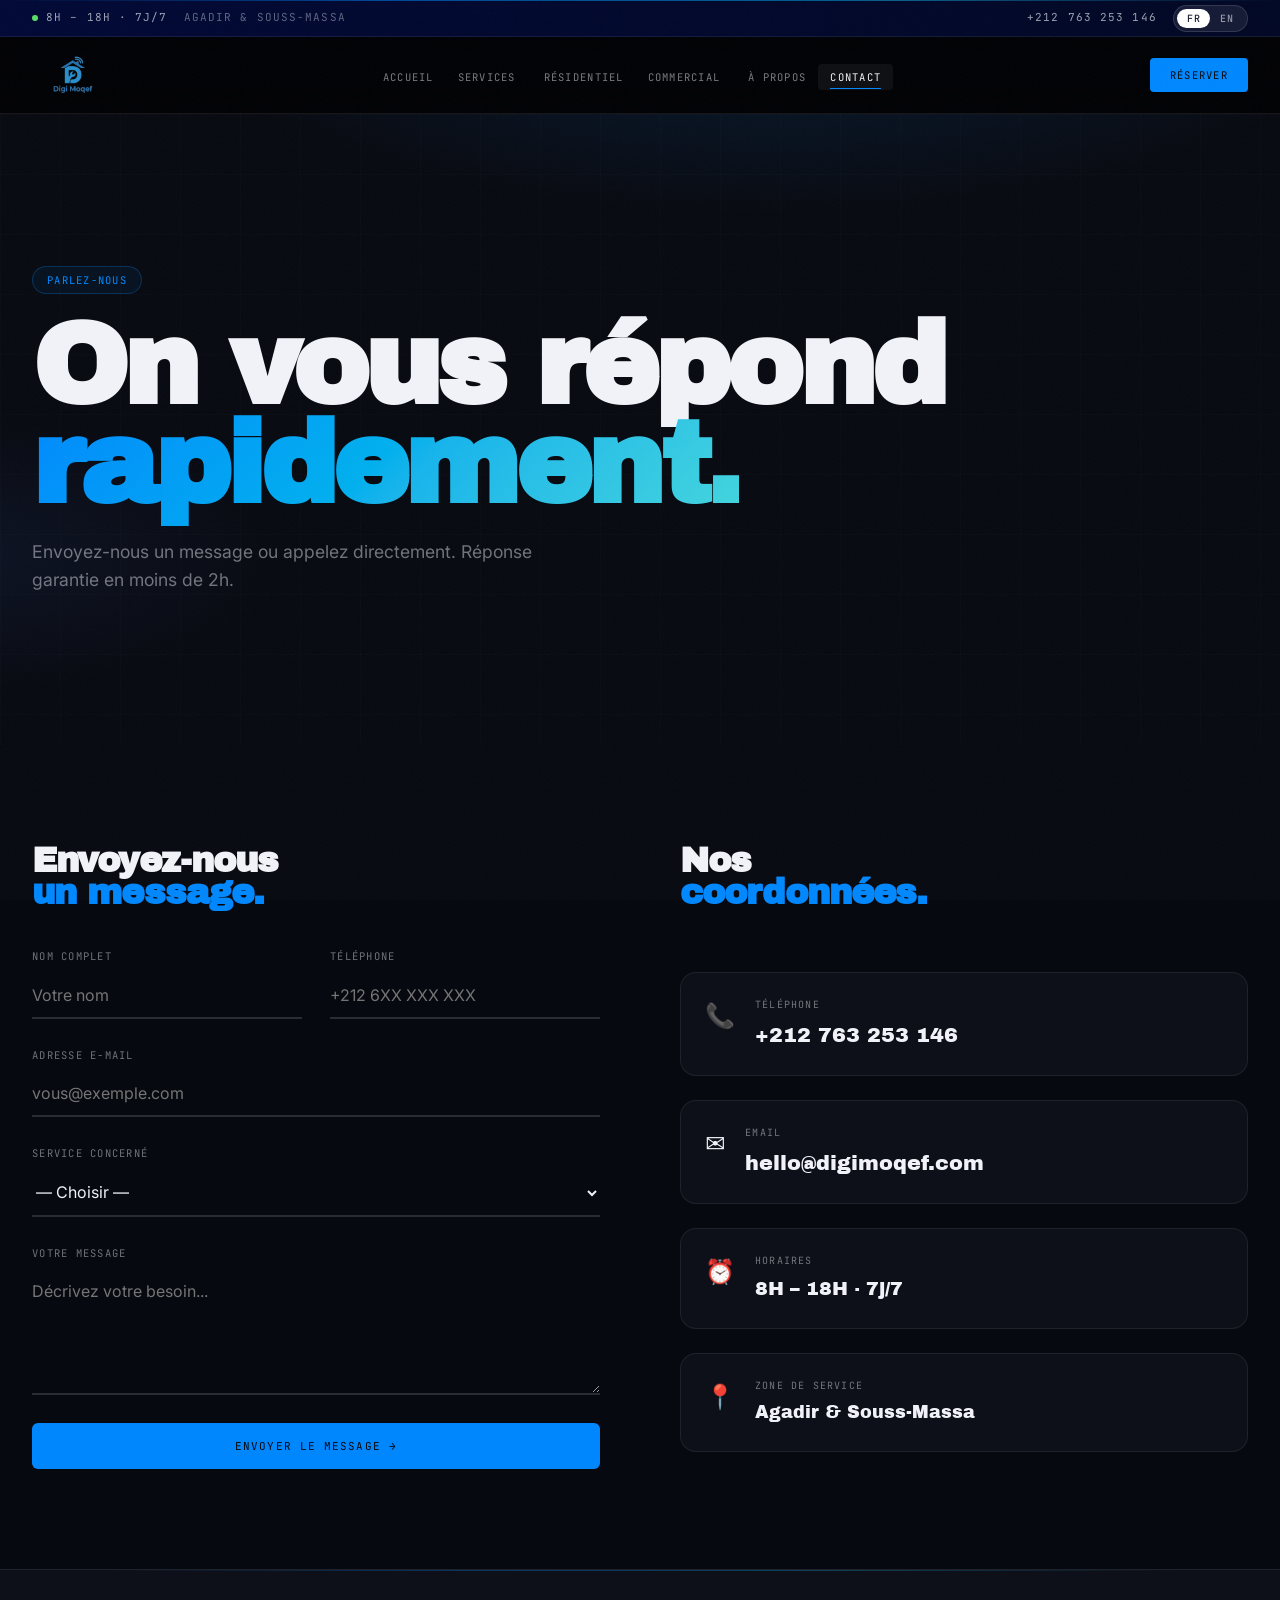
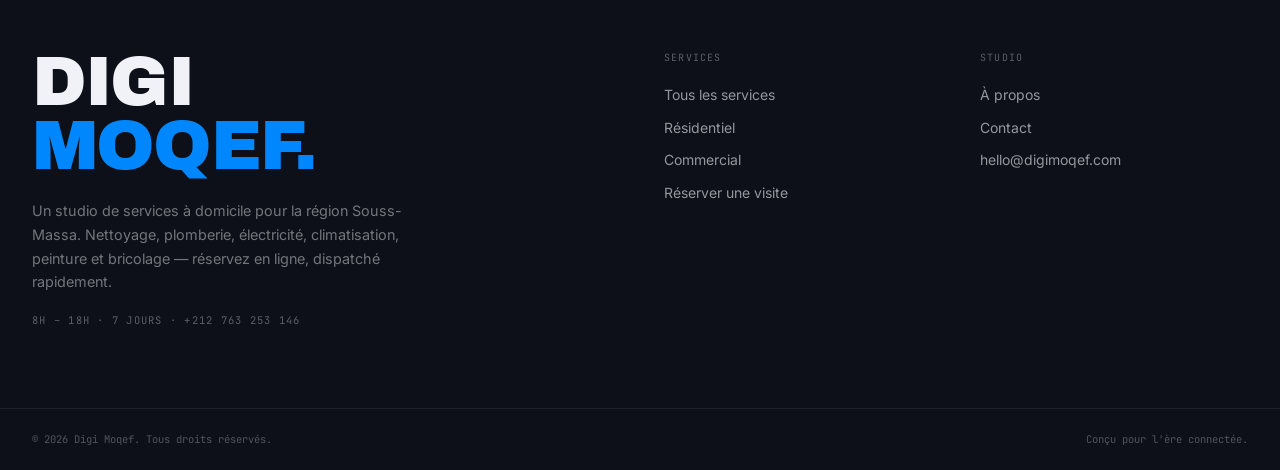
<file: contact.html>
<!DOCTYPE html>
<html lang="fr" dir="ltr">
<head>
<meta charset="UTF-8"/><meta name="viewport" content="width=device-width,initial-scale=1"/>
<title>Contact — Digi Moqef</title>
<link rel="preconnect" href="https://fonts.googleapis.com"/>
<link rel="preconnect" href="https://fonts.gstatic.com" crossorigin/>
<link href="https://fonts.googleapis.com/css2?family=Archivo+Black&family=Inter:wght@400;500;600;700&family=JetBrains+Mono:wght@400;500&display=swap" rel="stylesheet"/>
<link rel="stylesheet" href="shared.css"/>
</head><body>
<header>
  <div class="topbar"><div class="topbar-i">
    <span><span class="topbar-dot"></span><span data-t="topbar.hours">8H – 18H · 7J/7</span>&nbsp;&nbsp;<span data-t="topbar.area" style="opacity:.6">Agadir & Souss-Massa</span></span>
    <div style="display:flex;align-items:center;gap:16px">
      <a href="tel:+212763253146" style="font-family:'JetBrains Mono',monospace;font-size:11px;text-transform:uppercase;letter-spacing:.1em;color:rgba(240,242,248,.65);transition:color .2s" onmouseover="this.style.color='var(--el)'" onmouseout="this.style.color='rgba(240,242,248,.65)'">+212 763 253 146</a>
      <div class="lang-sw"><button class="lang-btn" data-lang="fr">FR</button><button class="lang-btn" data-lang="en">EN</button></div>
    </div>
  </div></div>
  <div class="nav-i">
    <a href="index.html" class="logo-a"><img src="[data-uri]" alt="Digi Moqef"/></a>
    <nav>
      <a href="index.html" data-t="nav.home">Accueil</a><a href="services.html" data-t="nav.services">Services</a>
      <a href="residential.html" data-t="nav.residential">Résidentiel</a><a href="commercial.html" data-t="nav.commercial">Commercial</a>
      <a href="about.html" data-t="nav.about">À propos</a><a href="contact.html" data-t="nav.contact">Contact</a>
    </nav>
    <div style="display:flex;align-items:center;gap:10px">
      <a href="book.html" class="hcta" data-t="nav.book">Réserver</a>
      <button class="hbg" id="hbg"><span></span><span></span><span></span></button>
    </div>
  </div>
  <div class="mnav" id="mnav">
    <a href="index.html" data-t="nav.home">Accueil</a><a href="services.html" data-t="nav.services">Services</a>
    <a href="residential.html" data-t="nav.residential">Résidentiel</a><a href="commercial.html" data-t="nav.commercial">Commercial</a>
    <a href="about.html" data-t="nav.about">À propos</a><a href="contact.html" data-t="nav.contact">Contact</a>
    <a href="book.html" data-t="nav.book">Réserver</a>
  </div>
</header>
<section class="phero">
  <div class="phero-aurora"></div><div class="phero-grid"></div>
  <div class="phero-content" style="padding-top:72px;padding-bottom:72px">
    <div class="pill rv"><span data-t="ct.hero.pill">Parlez-nous</span></div>
    <h1 class="rv d1" style="font-family:'Archivo Black',sans-serif;font-size:clamp(3.5rem,9vw,8rem);line-height:.86;letter-spacing:-.04em">
      <span data-t="ct.hero.h1a">On vous répond</span><br/><span class="grad" data-t="ct.hero.h1b">rapidement.</span>
    </h1>
    <p class="rv d2" style="margin-top:24px;font-size:1.1rem;color:var(--mu);max-width:520px" data-t="ct.hero.sub">Réponse garantie en moins de 2h.</p>
  </div>
</section>

<section class="pad">
  <div class="w" style="display:grid;grid-template-columns:1fr 1fr;gap:80px;align-items:start">
    <!-- FORM -->
    <div class="rv">
      <h2 style="font-family:'Archivo Black',sans-serif;font-size:2.2rem;letter-spacing:-.025em;margin-bottom:40px">Envoyez-nous<br/><span class="el">un message.</span></h2>
      <form id="ctform" style="display:flex;flex-direction:column;gap:28px" onsubmit="handleContact(event)">
        <div class="fg2">
          <div class="fld"><label data-t="ct.form.name">Nom complet</label><input type="text" required placeholder="Votre nom"/></div>
          <div class="fld"><label data-t="ct.form.phone">Téléphone</label><input type="tel" placeholder="+212 6XX XXX XXX"/></div>
        </div>
        <div class="fld"><label data-t="ct.form.email">Adresse e-mail</label><input type="email" required placeholder="vous@exemple.com"/></div>
        <div class="fld">
          <label data-t="ct.form.service">Service concerné</label>
          <select>
            <option value="">— Choisir —</option>
            <option data-t="s1.title">Plomberie & Fuites</option>
            <option data-t="s2.title">Électriciens certifiés</option>
            <option data-t="s3.title">Clim & HVAC</option>
            <option data-t="s4.title">Peinture & Finitions</option>
            <option data-t="s5.title">Bricolage & Réparations</option>
            <option data-t="s6.title">Nettoyage Premium</option>
          </select>
        </div>
        <div class="fld"><label data-t="ct.form.msg">Votre message</label><textarea rows="5" placeholder="Décrivez votre besoin..."></textarea></div>
        <div>
          <button type="submit" class="btn btn-p" style="width:100%;justify-content:center;padding:16px" data-t="ct.form.btn">Envoyer le message →</button>
          <div id="ct-ok" style="display:none;margin-top:16px;padding:16px;background:oklch(80% .2 145/.1);border:1px solid oklch(80% .2 145/.3);border-radius:var(--r);color:oklch(80% .2 145);font-family:'JetBrains Mono',monospace;font-size:11px;text-transform:uppercase;letter-spacing:.1em;text-align:center" data-t="ct.form.sent">Message envoyé !</div>
        </div>
      </form>
    </div>
    <!-- INFO -->
    <div class="rv d2" style="display:flex;flex-direction:column;gap:32px">
      <div>
        <h2 style="font-family:'Archivo Black',sans-serif;font-size:2.2rem;letter-spacing:-.025em;margin-bottom:32px">Nos<br/><span class="el">coordonnées.</span></h2>
      </div>
      <div style="display:flex;flex-direction:column;gap:24px">
        <div style="display:flex;gap:20px;align-items:flex-start;padding:24px;background:var(--mist);border:1px solid var(--bd);border-radius:var(--rl);transition:border-color .3s" onmouseover="this.style.borderColor='oklch(62% .21 250/.35)'" onmouseout="this.style.borderColor=''">
          <span style="font-size:1.5rem;flex-shrink:0">📞</span>
          <div>
            <p style="font-family:'JetBrains Mono',monospace;font-size:10px;text-transform:uppercase;letter-spacing:.12em;color:var(--mu);margin-bottom:6px">Téléphone</p>
            <a href="tel:+212763253146" style="font-family:'Archivo Black',sans-serif;font-size:1.3rem;transition:color .2s" onmouseover="this.style.color='var(--el)'" onmouseout="this.style.color=''">+212 763 253 146</a>
          </div>
        </div>
        <div style="display:flex;gap:20px;align-items:flex-start;padding:24px;background:var(--mist);border:1px solid var(--bd);border-radius:var(--rl);transition:border-color .3s" onmouseover="this.style.borderColor='oklch(62% .21 250/.35)'" onmouseout="this.style.borderColor=''">
          <span style="font-size:1.5rem;flex-shrink:0">✉️</span>
          <div>
            <p style="font-family:'JetBrains Mono',monospace;font-size:10px;text-transform:uppercase;letter-spacing:.12em;color:var(--mu);margin-bottom:6px">Email</p>
            <a href="mailto:hello@digimoqef.com" style="font-family:'Archivo Black',sans-serif;font-size:1.3rem;transition:color .2s" onmouseover="this.style.color='var(--el)'" onmouseout="this.style.color=''">hello@digimoqef.com</a>
          </div>
        </div>
        <div style="display:flex;gap:20px;align-items:flex-start;padding:24px;background:var(--mist);border:1px solid var(--bd);border-radius:var(--rl);transition:border-color .3s" onmouseover="this.style.borderColor='oklch(62% .21 250/.35)'" onmouseout="this.style.borderColor=''">
          <span style="font-size:1.5rem;flex-shrink:0">⏰</span>
          <div>
            <p style="font-family:'JetBrains Mono',monospace;font-size:10px;text-transform:uppercase;letter-spacing:.12em;color:var(--mu);margin-bottom:6px">Horaires</p>
            <p style="font-family:'Archivo Black',sans-serif;font-size:1.2rem">8H – 18H · 7j/7</p>
          </div>
        </div>
        <div style="display:flex;gap:20px;align-items:flex-start;padding:24px;background:var(--mist);border:1px solid var(--bd);border-radius:var(--rl);transition:border-color .3s" onmouseover="this.style.borderColor='oklch(62% .21 250/.35)'" onmouseout="this.style.borderColor=''">
          <span style="font-size:1.5rem;flex-shrink:0">📍</span>
          <div>
            <p style="font-family:'JetBrains Mono',monospace;font-size:10px;text-transform:uppercase;letter-spacing:.12em;color:var(--mu);margin-bottom:6px">Zone de service</p>
            <p style="font-family:'Archivo Black',sans-serif;font-size:1.1rem">Agadir & Souss-Massa</p>
          </div>
        </div>
      </div>
    </div>
  </div>
</section>
<script>
function handleContact(e) {
  e.preventDefault();
  document.getElementById('ct-ok').style.display = 'block';
  e.target.reset();
  setTimeout(() => { document.getElementById('ct-ok').style.display = 'none'; }, 5000);
}
</script>
<footer>
  <div class="fi">
    <div class="fbrand">
      <p class="fbig">DIGI<br/><span class="el">MOQEF.</span></p>
      <p class="fdesc" data-t="foot.desc">Un studio de services à domicile.</p>
      <p class="fhours" data-t="foot.hours">8H – 18H · 7 jours · +212 763 253 146</p>
    </div>
    <div class="fcol"><p class="fct" data-t="foot.col1">Services</p><ul>
      <li><a href="services.html" data-t="foot.l1">Tous les services</a></li>
      <li><a href="residential.html" data-t="foot.l2">Résidentiel</a></li>
      <li><a href="commercial.html" data-t="foot.l3">Commercial</a></li>
      <li><a href="book.html" data-t="foot.l4">Réserver</a></li>
    </ul></div>
    <div class="fcol"><p class="fct" data-t="foot.col2">Studio</p><ul>
      <li><a href="about.html" data-t="foot.l5">À propos</a></li>
      <li><a href="contact.html" data-t="foot.l6">Contact</a></li>
      <li><a href="mailto:hello@digimoqef.com">hello@digimoqef.com</a></li>
    </ul></div>
  </div>
  <div class="fbot"><div class="fbot-i">
    <span data-t="foot.copy">© 2026 Digi Moqef.</span>
    <span data-t="foot.tag">Conçu pour l'ère connectée.</span>
  </div></div>
</footer>
<script src="i18n.js"></script><script src="shared.js"></script></body></html>
</file>
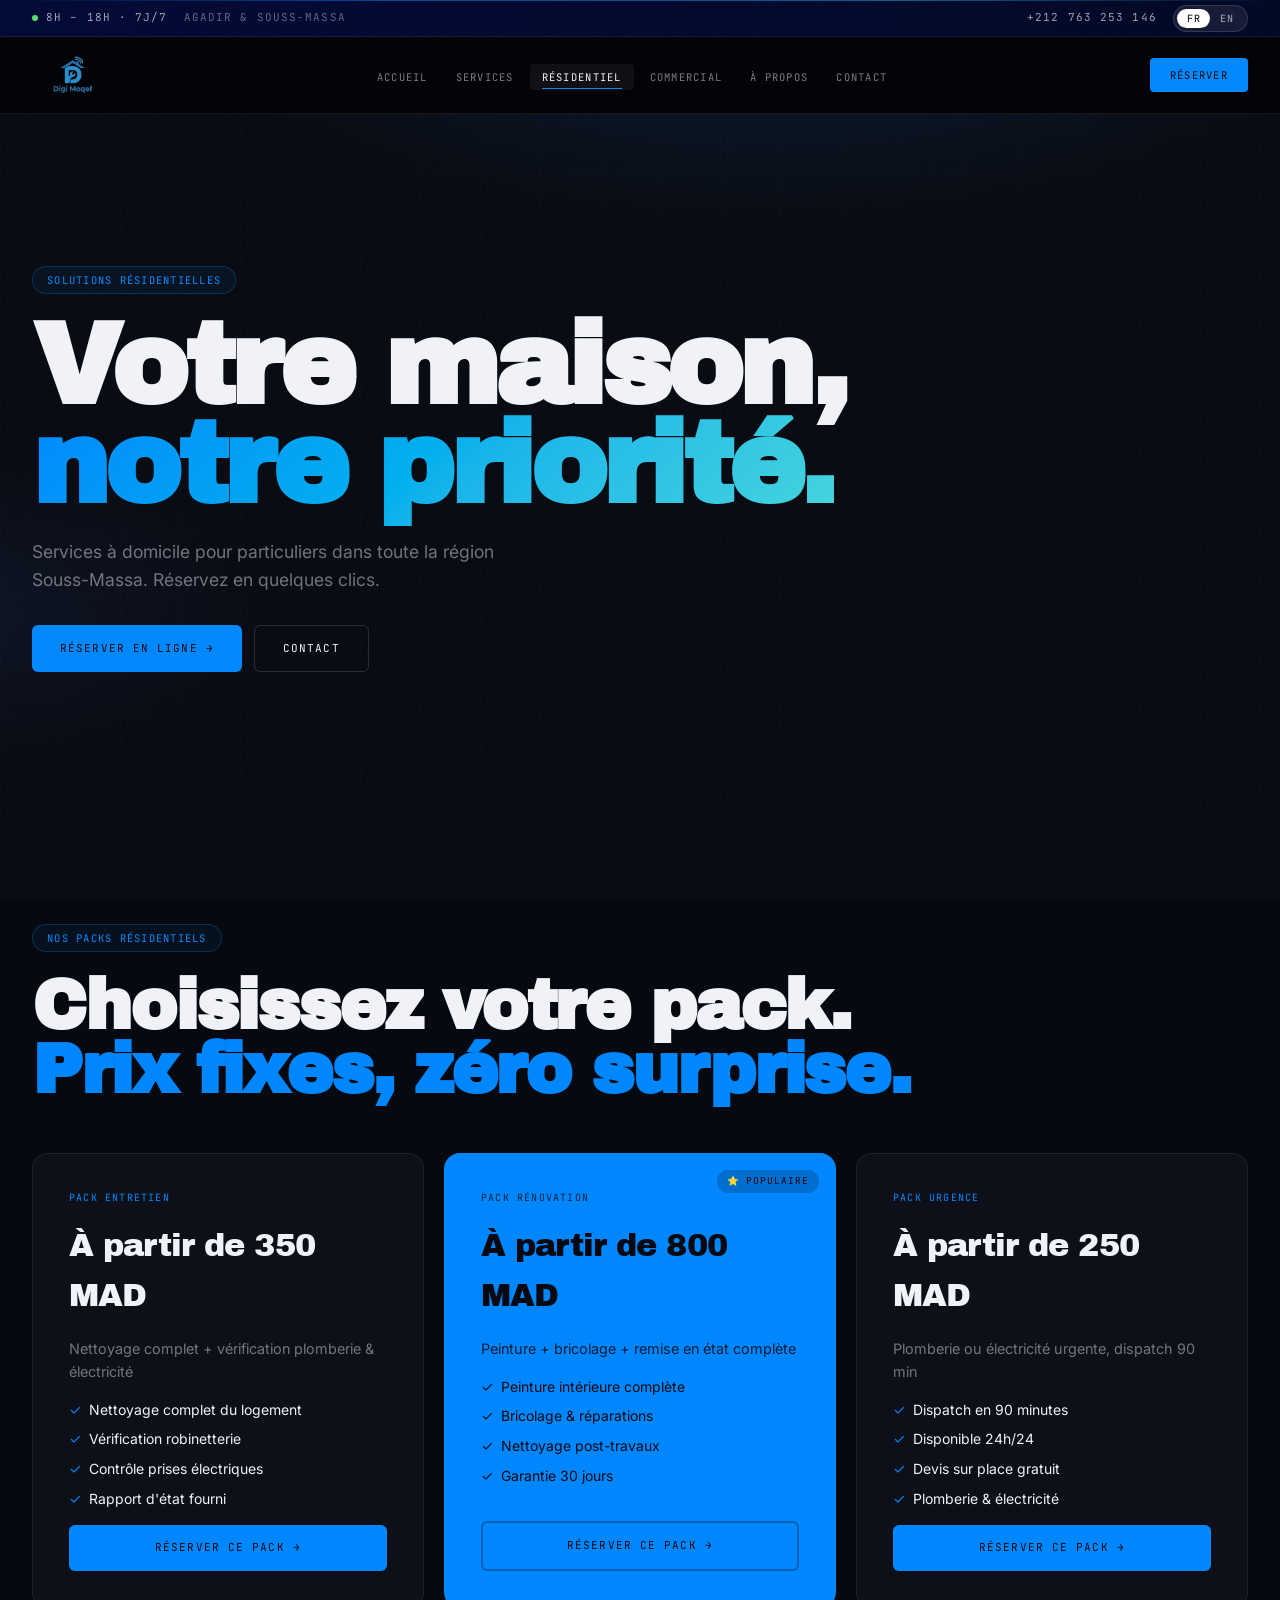
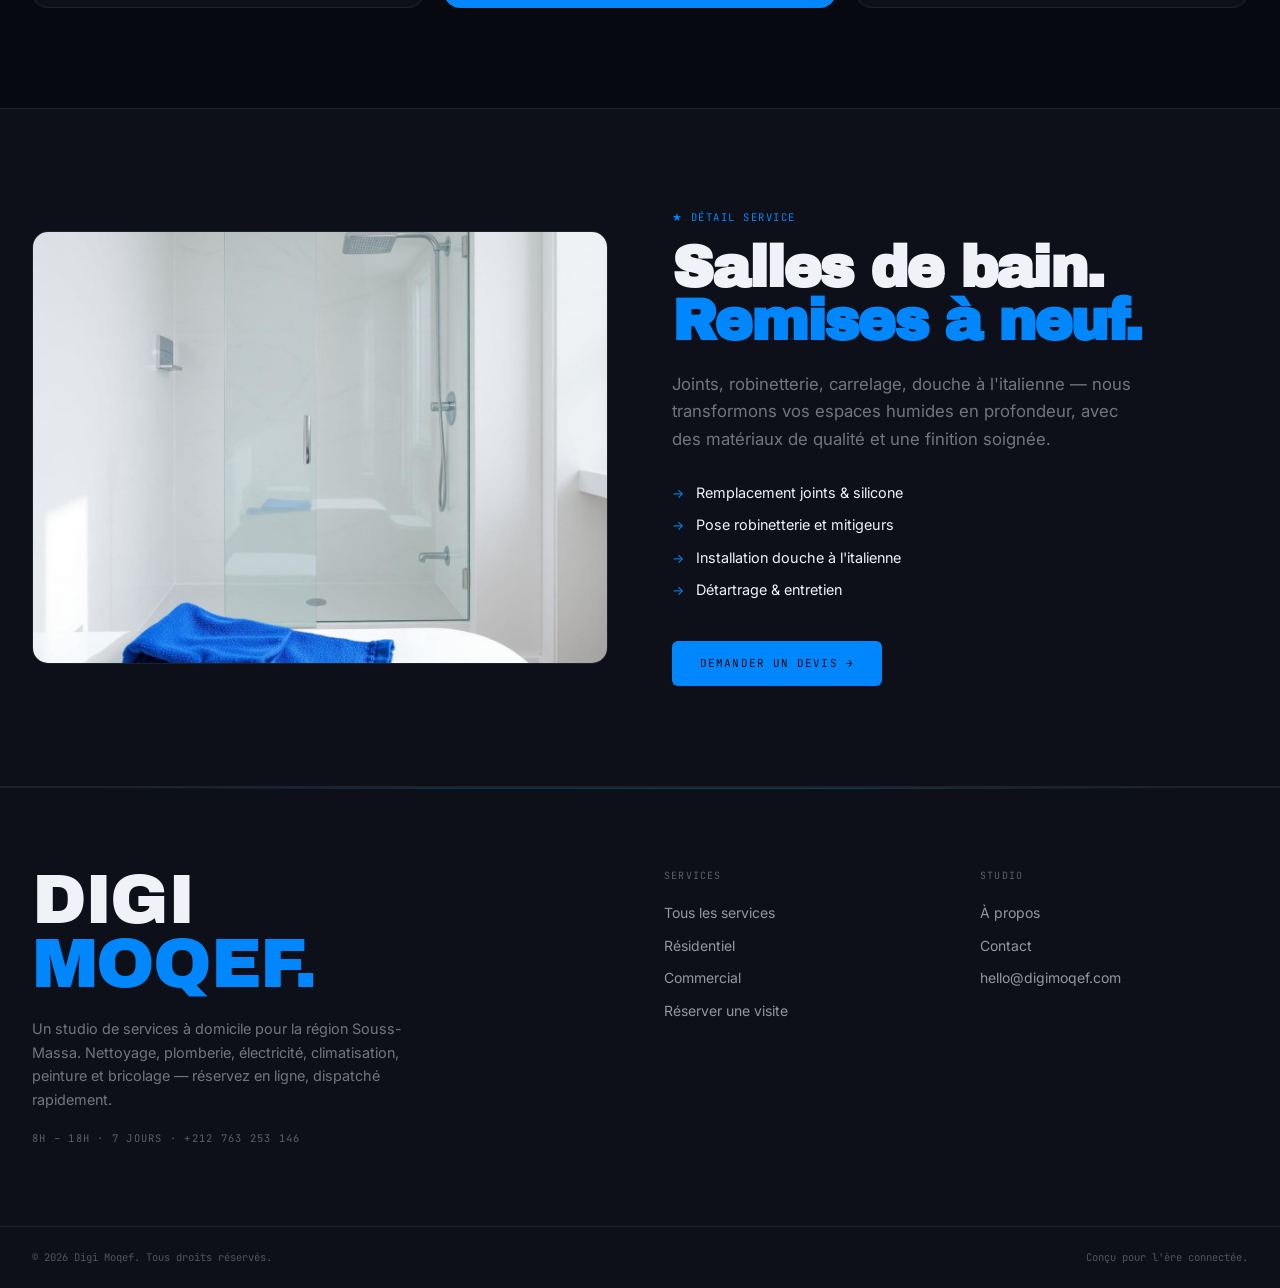
<file: residential.html>
<!DOCTYPE html>
<html lang="fr" dir="ltr">
<head>
<meta charset="UTF-8"/><meta name="viewport" content="width=device-width,initial-scale=1"/>
<title>Résidentiel — Digi Moqef</title>
<meta name="description" content="Services à domicile à Agadir. Plomberie, électricité, clim, peinture, bricolage, nettoyage."/>
<link rel="preconnect" href="https://fonts.googleapis.com"/>
<link rel="preconnect" href="https://fonts.gstatic.com" crossorigin/>
<link href="https://fonts.googleapis.com/css2?family=Archivo+Black&family=Inter:wght@400;500;600;700&family=JetBrains+Mono:wght@400;500&display=swap" rel="stylesheet"/>
<link rel="stylesheet" href="shared.css"/>
</head><body>
<header>
  <div class="topbar"><div class="topbar-i">
    <span><span class="topbar-dot"></span><span data-t="topbar.hours">8H – 18H · 7J/7</span>&nbsp;&nbsp;<span data-t="topbar.area" style="opacity:.6">Agadir & Souss-Massa</span></span>
    <div style="display:flex;align-items:center;gap:16px">
      <a href="tel:+212763253146" style="font-family:'JetBrains Mono',monospace;font-size:11px;text-transform:uppercase;letter-spacing:.1em;color:rgba(240,242,248,.65);transition:color .2s" onmouseover="this.style.color='var(--el)'" onmouseout="this.style.color='rgba(240,242,248,.65)'">+212 763 253 146</a>
      <div class="lang-sw"><button class="lang-btn" data-lang="fr">FR</button><button class="lang-btn" data-lang="en">EN</button></div>
    </div>
  </div></div>
  <div class="nav-i">
    <a href="index.html" class="logo-a"><img src="[data-uri]" alt="Digi Moqef"/></a>
    <nav>
      <a href="index.html" data-t="nav.home">Accueil</a>
      <a href="services.html" data-t="nav.services">Services</a>
      <a href="residential.html" data-t="nav.residential">Résidentiel</a>
      <a href="commercial.html" data-t="nav.commercial">Commercial</a>
      <a href="about.html" data-t="nav.about">À propos</a>
      <a href="contact.html" data-t="nav.contact">Contact</a>
    </nav>
    <div style="display:flex;align-items:center;gap:10px">
      <a href="book.html" class="hcta" data-t="nav.book">Réserver</a>
      <button class="hbg" id="hbg"><span></span><span></span><span></span></button>
    </div>
  </div>
  <div class="mnav" id="mnav">
    <a href="index.html" data-t="nav.home">Accueil</a><a href="services.html" data-t="nav.services">Services</a>
    <a href="residential.html" data-t="nav.residential">Résidentiel</a><a href="commercial.html" data-t="nav.commercial">Commercial</a>
    <a href="about.html" data-t="nav.about">À propos</a><a href="contact.html" data-t="nav.contact">Contact</a>
    <a href="book.html" data-t="nav.book">Réserver</a>
  </div>
</header>
<section class="phero">
  <div class="phero-aurora"></div><div class="phero-grid"></div>
  <div class="phero-content" style="padding-top:72px;padding-bottom:72px">
    <div class="pill rv"><span data-t="rp.hero.pill">Solutions résidentielles</span></div>
    <h1 class="rv d1" style="font-family:'Archivo Black',sans-serif;font-size:clamp(3.5rem,9vw,8rem);line-height:.86;letter-spacing:-.04em">
      <span data-t="rp.hero.h1a">Votre maison,</span><br/><span class="grad" data-t="rp.hero.h1b">notre priorité.</span>
    </h1>
    <p class="rv d2" style="margin-top:24px;font-size:1.1rem;color:var(--mu);max-width:520px" data-t="rp.hero.sub">Services à domicile pour particuliers dans toute la région Souss-Massa.</p>
    <div class="rv d3" style="margin-top:32px;display:flex;gap:12px;flex-wrap:wrap">
      <a href="book.html" class="btn btn-p" data-t="cta.btn1">Réserver en ligne →</a>
      <a href="contact.html" class="btn btn-o" data-t="nav.contact">Contact</a>
    </div>
  </div>
</section>

<section class="pad">
  <div class="w">
    <div class="pill rv"><span>Nos packs résidentiels</span></div>
    <h2 class="rv d1" style="font-family:'Archivo Black',sans-serif;font-size:clamp(2.4rem,5.5vw,4.5rem);line-height:.9;letter-spacing:-.03em;margin-bottom:52px">Choisissez votre pack.<br/><span class="el">Prix fixes, zéro surprise.</span></h2>
    <div style="display:grid;grid-template-columns:repeat(3,1fr);gap:20px">
      <div class="rv d1" style="background:var(--mist);border:1px solid var(--bd);border-radius:var(--rl);padding:36px;display:flex;flex-direction:column;gap:16px;transition:border-color .3s,transform .3s" onmouseover="this.style.borderColor='oklch(62% .21 250 / .45)';this.style.transform='translateY(-4px)'" onmouseout="this.style.borderColor='';this.style.transform=''">
        <p style="font-family:'JetBrains Mono',monospace;font-size:10px;text-transform:uppercase;letter-spacing:.12em;color:var(--el)" data-t="rp.pkg1">Pack Entretien</p>
        <p style="font-family:'Archivo Black',sans-serif;font-size:2rem;letter-spacing:-.03em" data-t="rp.pkg1.price">À partir de 350 MAD</p>
        <p style="font-size:.9rem;color:var(--mu);line-height:1.6" data-t="rp.pkg1.desc">Nettoyage complet + vérification plomberie & électricité</p>
        <ul style="list-style:none;display:flex;flex-direction:column;gap:8px;font-size:.875rem">
          <li style="display:flex;gap:8px"><span style="color:var(--el)">✓</span> Nettoyage complet du logement</li>
          <li style="display:flex;gap:8px"><span style="color:var(--el)">✓</span> Vérification robinetterie</li>
          <li style="display:flex;gap:8px"><span style="color:var(--el)">✓</span> Contrôle prises électriques</li>
          <li style="display:flex;gap:8px"><span style="color:var(--el)">✓</span> Rapport d'état fourni</li>
        </ul>
        <a href="book.html" class="btn btn-p" style="margin-top:auto;justify-content:center">Réserver ce pack →</a>
      </div>
      <div class="rv d2" style="background:var(--el);color:var(--paper);border:1px solid oklch(62% .21 250/.6);border-radius:var(--rl);padding:36px;display:flex;flex-direction:column;gap:16px;position:relative;overflow:hidden;transition:transform .3s" onmouseover="this.style.transform='translateY(-4px)'" onmouseout="this.style.transform=''">
        <span style="position:absolute;top:16px;right:16px;background:rgba(7,9,16,.2);font-family:'JetBrains Mono',monospace;font-size:9.5px;text-transform:uppercase;letter-spacing:.1em;padding:4px 10px;border-radius:99px">⭐ Populaire</span>
        <p style="font-family:'JetBrains Mono',monospace;font-size:10px;text-transform:uppercase;letter-spacing:.12em;opacity:.8" data-t="rp.pkg2">Pack Rénovation</p>
        <p style="font-family:'Archivo Black',sans-serif;font-size:2rem;letter-spacing:-.03em" data-t="rp.pkg2.price">À partir de 800 MAD</p>
        <p style="font-size:.9rem;opacity:.85;line-height:1.6" data-t="rp.pkg2.desc">Peinture + bricolage + remise en état complète</p>
        <ul style="list-style:none;display:flex;flex-direction:column;gap:8px;font-size:.875rem">
          <li style="display:flex;gap:8px"><span>✓</span> Peinture intérieure complète</li>
          <li style="display:flex;gap:8px"><span>✓</span> Bricolage & réparations</li>
          <li style="display:flex;gap:8px"><span>✓</span> Nettoyage post-travaux</li>
          <li style="display:flex;gap:8px"><span>✓</span> Garantie 30 jours</li>
        </ul>
        <a href="book.html" style="margin-top:auto;display:inline-flex;justify-content:center;padding:14px 28px;border:2px solid rgba(7,9,16,.3);color:var(--paper);font-family:'JetBrains Mono',monospace;font-size:11px;text-transform:uppercase;letter-spacing:.1em;border-radius:6px;transition:background .2s" onmouseover="this.style.background='rgba(7,9,16,.15)'" onmouseout="this.style.background=''">Réserver ce pack →</a>
      </div>
      <div class="rv d3" style="background:var(--mist);border:1px solid var(--bd);border-radius:var(--rl);padding:36px;display:flex;flex-direction:column;gap:16px;transition:border-color .3s,transform .3s" onmouseover="this.style.borderColor='oklch(62% .21 250 / .45)';this.style.transform='translateY(-4px)'" onmouseout="this.style.borderColor='';this.style.transform=''">
        <p style="font-family:'JetBrains Mono',monospace;font-size:10px;text-transform:uppercase;letter-spacing:.12em;color:var(--el)" data-t="rp.pkg3">Pack Urgence</p>
        <p style="font-family:'Archivo Black',sans-serif;font-size:2rem;letter-spacing:-.03em" data-t="rp.pkg3.price">À partir de 250 MAD</p>
        <p style="font-size:.9rem;color:var(--mu);line-height:1.6" data-t="rp.pkg3.desc">Plomberie ou électricité urgente, dispatch 90 min</p>
        <ul style="list-style:none;display:flex;flex-direction:column;gap:8px;font-size:.875rem">
          <li style="display:flex;gap:8px"><span style="color:var(--el)">✓</span> Dispatch en 90 minutes</li>
          <li style="display:flex;gap:8px"><span style="color:var(--el)">✓</span> Disponible 24h/24</li>
          <li style="display:flex;gap:8px"><span style="color:var(--el)">✓</span> Devis sur place gratuit</li>
          <li style="display:flex;gap:8px"><span style="color:var(--el)">✓</span> Plomberie & électricité</li>
        </ul>
        <a href="book.html" class="btn btn-p" style="margin-top:auto;justify-content:center">Réserver ce pack →</a>
      </div>
    </div>
  </div>
</section>

<section class="pad bt bb bg1">
  <div class="w">
    <div class="splitg">
      <div class="split-img rv"><img src="[data-uri]" alt="Salle de bain"/></div>
      <div class="rv d2">
        <p class="split-eye">★ Détail service</p>
        <h2 class="split-h2">Salles de bain.<br/><span class="el">Remises à neuf.</span></h2>
        <p class="split-txt">Joints, robinetterie, carrelage, douche à l'italienne — nous transformons vos espaces humides en profondeur, avec des matériaux de qualité et une finition soignée.</p>
        <ul class="split-ul"><li data-t="rp.l1">Remplacement joints & silicone</li><li data-t="rp.l2">Pose robinetterie et mitigeurs</li><li data-t="rp.l3">Installation douche à l'italienne</li><li data-t="rp.l4">Détartrage & entretien</li></ul>
        <a href="book.html" class="btn btn-p" style="margin-top:8px">Demander un devis →</a>
      </div>
    </div>
  </div>
</section>
<footer>
  <div class="fi">
    <div class="fbrand">
      <p class="fbig">DIGI<br/><span class="el">MOQEF.</span></p>
      <p class="fdesc" data-t="foot.desc">Un studio de services à domicile.</p>
      <p class="fhours" data-t="foot.hours">8H – 18H · 7 jours · +212 763 253 146</p>
    </div>
    <div class="fcol"><p class="fct" data-t="foot.col1">Services</p><ul>
      <li><a href="services.html" data-t="foot.l1">Tous les services</a></li>
      <li><a href="residential.html" data-t="foot.l2">Résidentiel</a></li>
      <li><a href="commercial.html" data-t="foot.l3">Commercial</a></li>
      <li><a href="book.html" data-t="foot.l4">Réserver</a></li>
    </ul></div>
    <div class="fcol"><p class="fct" data-t="foot.col2">Studio</p><ul>
      <li><a href="about.html" data-t="foot.l5">À propos</a></li>
      <li><a href="contact.html" data-t="foot.l6">Contact</a></li>
      <li><a href="mailto:hello@digimoqef.com">hello@digimoqef.com</a></li>
    </ul></div>
  </div>
  <div class="fbot"><div class="fbot-i">
    <span data-t="foot.copy">© 2026 Digi Moqef.</span>
    <span data-t="foot.tag">Conçu pour l'ère connectée.</span>
  </div></div>
</footer>
<script src="i18n.js"></script><script src="shared.js"></script>
</body></html>
</file>
<file: shared.css>
@import url('https://fonts.googleapis.com/css2?family=Archivo+Black&family=Inter:wght@400;500;600;700&family=JetBrains+Mono:wght@400;500&display=swap');
*,*::before,*::after{box-sizing:border-box;margin:0;padding:0}
:root{
  --paper:#070910;--ink:#f0f2f8;
  --el:oklch(62% .21 250);--el2:oklch(72% .14 230);
  --mist:#0d1018;--mist2:#111520;
  --bd:rgba(240,242,248,.08);--bd2:rgba(240,242,248,.14);
  --mu:rgba(240,242,248,.45);
  --r:8px;--rl:16px;
}
html{scroll-behavior:smooth}
body{font-family:'Inter',system-ui,sans-serif;background:var(--paper);color:var(--ink);line-height:1.55;-webkit-font-smoothing:antialiased;overflow-x:hidden}
a{color:inherit;text-decoration:none}
img{display:block}
/* GRAIN */
body::before{content:'';position:fixed;inset:0;pointer-events:none;z-index:200;opacity:.025;background-image:url("data:image/svg+xml,%3Csvg viewBox='0 0 256 256' xmlns='http://www.w3.org/2000/svg'%3E%3Cfilter id='n'%3E%3CfeTurbulence type='fractalNoise' baseFrequency='0.9' numOctaves='4' stitchTiles='stitch'/%3E%3C/filter%3E%3Crect width='100%25' height='100%25' filter='url(%23n)'/%3E%3C/svg%3E");background-size:128px;mix-blend-mode:screen}
/* REVEAL */
.js .rv{opacity:0;transform:translateY(24px);transition:opacity .8s cubic-bezier(.16,1,.3,1),transform .8s cubic-bezier(.16,1,.3,1)}
.js .rv.on{opacity:1;transform:translateY(0)}
.d1{transition-delay:.08s}.d2{transition-delay:.16s}.d3{transition-delay:.24s}.d4{transition-delay:.32s}
/* TYPOGRAPHY */
.display,h1,h2,h3{font-family:'Archivo Black',sans-serif;letter-spacing:-.025em;line-height:.9}
.mono{font-family:'JetBrains Mono',monospace}
.el{color:var(--el)}.mu{color:var(--mu)}
.grad{background:linear-gradient(135deg,var(--el) 0%,var(--el2) 55%,oklch(80% .12 200) 100%);-webkit-background-clip:text;background-clip:text;-webkit-text-fill-color:transparent}
.shimmer{background:linear-gradient(120deg,var(--el) 0%,var(--el2) 45%,var(--el) 100%);background-size:200%;-webkit-background-clip:text;background-clip:text;-webkit-text-fill-color:transparent;animation:shim 3.5s linear infinite}
@keyframes shim{0%{background-position:200%}to{background-position:-200%}}
/* LAYOUT */
.w{max-width:1440px;margin:0 auto;padding:0 32px}
.pad{padding:100px 0}
.bt{border-top:1px solid var(--bd)}.bb{border-bottom:1px solid var(--bd)}
.bg1{background:var(--mist)}.bg2{background:var(--mist2)}
/* HEADER */
header{position:sticky;top:0;z-index:50;background:oklch(4.5% .02 250/.82);backdrop-filter:blur(28px) saturate(180%);border-bottom:1px solid var(--bd)}
header::after{content:'';position:absolute;top:0;left:0;right:0;height:1px;background:linear-gradient(90deg,transparent,var(--el) 30%,var(--el2) 70%,transparent);opacity:.5}
.topbar{background:linear-gradient(90deg,oklch(16% .1 250),oklch(13% .08 240));border-bottom:1px solid var(--bd)}
.topbar-i{max-width:1440px;margin:0 auto;padding:0 32px;height:36px;display:flex;align-items:center;justify-content:space-between;font-family:'JetBrains Mono',monospace;font-size:11px;text-transform:uppercase;letter-spacing:.1em;color:rgba(240,242,248,.65)}
.topbar-dot{display:inline-block;width:6px;height:6px;background:oklch(80% .2 145);border-radius:50%;margin-right:8px;animation:pulse 2s ease-in-out infinite}
@keyframes pulse{0%,100%{box-shadow:0 0 0 0 oklch(80% .2 145/.5)}70%{box-shadow:0 0 0 8px oklch(80% .2 145/0)}}
.nav-i{max-width:1440px;margin:0 auto;padding:0 32px;height:76px;display:flex;align-items:center;justify-content:space-between;gap:20px;transition:height .3s}
header.scrolled .nav-i{height:58px}
.logo-a{display:flex;align-items:center;gap:10px}
.logo-a img{height:82px;width:auto;transition:height .3s,filter .3s}
header.scrolled .logo-a img{height:58px}
.logo-a:hover img{filter:drop-shadow(0 0 14px oklch(62% .21 250/.55))}
nav a{font-family:'JetBrains Mono',monospace;font-size:10.5px;text-transform:uppercase;letter-spacing:.12em;color:rgba(240,242,248,.5);padding:6px 12px;position:relative;transition:color .2s;border-radius:4px}
nav a::after{content:'';position:absolute;bottom:1px;left:12px;right:12px;height:1px;background:var(--el);transform:scaleX(0);transform-origin:left;transition:transform .25s cubic-bezier(.4,0,.2,1)}
nav a:hover{color:var(--ink)}nav a:hover::after{transform:scaleX(1)}
nav a.active{color:var(--ink);background:rgba(255,255,255,.05)}nav a.active::after{transform:scaleX(1)}
/* LANG */
.lang-sw{display:inline-flex;align-items:center;background:rgba(255,255,255,.08);border:1px solid rgba(255,255,255,.12);border-radius:999px;padding:3px}
.lang-btn{padding:3px 10px;border-radius:999px;font-family:'JetBrains Mono',monospace;font-size:10px;font-weight:500;text-transform:uppercase;letter-spacing:.08em;border:none;background:transparent;color:rgba(240,242,248,.6);transition:background .2s,color .2s}
.lang-btn.active{background:white;color:#1a1f2e}
.lang-btn:hover:not(.active){color:var(--ink)}
/* HEADER CTA */
.hcta{font-family:'JetBrains Mono',monospace;font-size:10.5px;text-transform:uppercase;letter-spacing:.12em;color:var(--paper);padding:9px 20px;background:var(--el);border-radius:4px;transition:background .2s,transform .2s,box-shadow .2s;white-space:nowrap}
.hcta:hover{background:oklch(67% .21 250);transform:translateY(-1px);box-shadow:0 0 0 2px oklch(62% .21 250/.35),0 8px 32px oklch(62% .21 250/.3)}
/* HAMBURGER */
.hbg{display:none;flex-direction:column;justify-content:center;gap:5px;background:none;border:1px solid var(--bd);padding:10px 12px;border-radius:4px;transition:border-color .2s}
.hbg:hover{border-color:var(--el)}
.hbg span{display:block;width:20px;height:1.5px;background:var(--ink);transition:transform .3s,opacity .3s}
.hbg.open span:nth-child(1){transform:translateY(6.5px) rotate(45deg)}
.hbg.open span:nth-child(2){opacity:0;transform:scaleX(0)}
.hbg.open span:nth-child(3){transform:translateY(-6.5px) rotate(-45deg)}
.mnav{display:none;flex-direction:column;background:oklch(5% .02 250/.98);backdrop-filter:blur(28px);border-top:1px solid var(--bd);padding:8px 32px 28px}
.mnav.open{display:flex}
.mnav a{font-family:'JetBrains Mono',monospace;font-size:12px;text-transform:uppercase;letter-spacing:.1em;color:rgba(240,242,248,.7);padding:14px 0;border-bottom:1px solid var(--bd);transition:color .2s,padding-left .2s}
.mnav a:hover{color:var(--el);padding-left:6px}
.mnav a:last-child{border-bottom:none}
/* MARQUEE */
.mqw{border-top:1px solid var(--bd);border-bottom:1px solid var(--bd);background:var(--el);color:var(--paper);overflow:hidden}
.mqw:hover .mq{animation-play-state:paused}
.mq{display:flex;white-space:nowrap;animation:mq 45s linear infinite;font-family:'Archivo Black',sans-serif;font-size:clamp(1.1rem,2.5vw,1.7rem);padding:14px 0}
.mq span{padding:0 24px}
.msep{opacity:.4!important}
@keyframes mq{from{transform:translateX(0)}to{transform:translateX(-50%)}}
/* BUTTONS */
.btn{display:inline-flex;align-items:center;gap:8px;padding:14px 28px;font-family:'JetBrains Mono',monospace;font-size:11px;text-transform:uppercase;letter-spacing:.1em;border-radius:6px;transition:all .2s;border:none}
.btn-p{background:var(--el);color:var(--paper)}
.btn-p:hover{background:oklch(67% .21 250);transform:translateY(-2px);box-shadow:0 0 0 2px oklch(62% .21 250/.35),0 12px 40px oklch(62% .21 250/.3)}
.btn-o{border:1.5px solid var(--bd2);color:var(--ink);background:none}
.btn-o:hover{background:rgba(255,255,255,.06);border-color:rgba(255,255,255,.25);transform:translateY(-1px)}
.btn-ghost{display:inline-flex;align-items:center;gap:6px;color:var(--el);font-family:'JetBrains Mono',monospace;font-size:10.5px;text-transform:uppercase;letter-spacing:.12em;transition:gap .2s}
.btn-ghost:hover{gap:10px}
/* PILL */
.pill{display:inline-flex;align-items:center;gap:8px;font-family:'JetBrains Mono',monospace;font-size:10.5px;text-transform:uppercase;letter-spacing:.12em;color:var(--el);border:1px solid oklch(62% .21 250/.25);padding:5px 14px;border-radius:999px;background:oklch(62% .21 250/.07);margin-bottom:22px}
.pdot{display:inline-block;width:7px;height:7px;background:oklch(80% .2 145);border-radius:50%;animation:pulse 2s ease-in-out infinite}
/* PAGE HERO */
.phero{position:relative;overflow:hidden;padding:80px 0}
.phero-aurora{position:absolute;inset:0;pointer-events:none;background:radial-gradient(ellipse 80% 60% at 60% -20%,oklch(62% .21 250/.16) 0%,transparent 60%),radial-gradient(ellipse 50% 40% at -5% 70%,oklch(55% .18 265/.1) 0%,transparent 55%)}
.phero-grid{position:absolute;inset:0;pointer-events:none;opacity:.05;background-image:linear-gradient(rgba(240,242,248,.3) 1px,transparent 1px),linear-gradient(90deg,rgba(240,242,248,.3) 1px,transparent 1px);background-size:60px 60px}
.phero-content{position:relative;z-index:1;max-width:1440px;margin:0 auto;padding:0 32px}
.home-hero-grid{min-height:calc(100vh - 114px)}
/* SECTION TITLES */
.sh{display:flex;align-items:flex-end;justify-content:space-between;flex-wrap:wrap;gap:16px;margin-bottom:52px}
.sh-h2{font-family:'Archivo Black',sans-serif;font-size:clamp(2.4rem,5.5vw,4.5rem);line-height:.9;letter-spacing:-.03em;margin-top:12px}
/* SERVICE TILES */
.sg{display:grid;grid-template-columns:repeat(3,1fr);gap:16px}
.stile{display:block;color:var(--ink);background:var(--mist);border:1px solid var(--bd);border-radius:var(--rl);overflow:hidden;position:relative;transition:transform .35s cubic-bezier(.2,.8,.2,1),border-color .3s,box-shadow .35s}
.stile:hover{transform:translateY(-6px);border-color:oklch(62% .21 250/.4);box-shadow:0 24px 70px -12px oklch(62% .21 250/.18)}
.stile-img{overflow:hidden;position:relative}
.stile-img img{width:100%;aspect-ratio:4/3;object-fit:cover;transition:transform .7s cubic-bezier(.2,.7,.2,1)}
.stile:hover .stile-img img{transform:scale(1.07)}
.stile-img-ov{position:absolute;inset:0;background:linear-gradient(to top,rgba(13,16,24,.6) 0%,transparent 60%);pointer-events:none}
.stile-avail{position:absolute;top:12px;left:12px;font-family:'JetBrains Mono',monospace;font-size:9.5px;text-transform:uppercase;letter-spacing:.1em;background:rgba(7,9,16,.8);color:oklch(80% .2 145);padding:4px 10px;border-radius:99px;border:1px solid oklch(80% .2 145/.3);backdrop-filter:blur(8px)}
.stile-body{padding:20px 22px}
.stile-kind{font-family:'JetBrains Mono',monospace;font-size:10px;text-transform:uppercase;letter-spacing:.12em;color:var(--el);margin-bottom:6px}
.stile-title{font-family:'Archivo Black',sans-serif;font-size:1.3rem;letter-spacing:-.02em;margin-bottom:8px}
.stile-blurb{font-size:.875rem;color:var(--mu);line-height:1.55}
.stile-arr{position:absolute;bottom:18px;right:18px;font-size:1.1rem;opacity:.4;transition:opacity .2s,transform .2s}
.stile:hover .stile-arr{opacity:1;transform:translate(3px,-3px)}
/* PROCESS */
.pg{display:grid;grid-template-columns:repeat(4,1fr);border:1px solid var(--bd);border-radius:var(--rl);overflow:hidden}
.ps{padding:40px 32px;border-right:1px solid var(--bd);position:relative}
.ps:last-child{border-right:none}
.ps::before{content:'';position:absolute;top:0;left:0;right:0;height:2px;background:transparent;transition:background .3s}
.ps:hover::before{background:var(--el)}
.ps-n{font-family:'Archivo Black',sans-serif;font-size:3rem;color:oklch(62% .21 250/.22);line-height:1;margin-bottom:20px;transition:color .3s}
.ps:hover .ps-n{color:var(--el)}
.ps-t{font-family:'Archivo Black',sans-serif;font-size:1.2rem;margin-bottom:10px;letter-spacing:-.02em}
.ps-b{font-size:.875rem;color:var(--mu);line-height:1.6}
/* SPLIT */
.splitg{display:grid;grid-template-columns:1fr 1fr;gap:64px;align-items:center}
.split-img{border-radius:var(--rl);overflow:hidden;border:1px solid var(--bd)}
.split-img img{width:100%;aspect-ratio:4/3;object-fit:cover;transition:transform .7s cubic-bezier(.2,.7,.2,1)}
.split-img:hover img{transform:scale(1.04)}
.split-eye{font-family:'JetBrains Mono',monospace;font-size:10.5px;text-transform:uppercase;letter-spacing:.14em;color:var(--el);margin-bottom:16px}
.split-h2{font-family:'Archivo Black',sans-serif;font-size:clamp(2.2rem,4.5vw,4rem);line-height:.92;letter-spacing:-.03em;margin-bottom:24px}
.split-txt{font-size:1.05rem;color:var(--mu);line-height:1.65;max-width:460px;margin-bottom:28px}
.split-ul{list-style:none;display:flex;flex-direction:column;gap:10px;margin-bottom:32px}
.split-ul li{display:flex;align-items:flex-start;gap:12px;font-size:.9rem}
.split-ul li::before{content:'→';color:var(--el);font-size:.8rem;margin-top:2px;flex-shrink:0}
/* MANIFESTO */
.mfst{position:relative;overflow:hidden;padding:120px 0;background:var(--mist)}
.mfst::before{content:'';position:absolute;top:-80px;right:-60px;width:450px;height:450px;border-radius:50%;background:radial-gradient(circle,oklch(62% .21 250/.07) 0%,transparent 70%);pointer-events:none}
.mfst-g{display:grid;grid-template-columns:240px 1fr;gap:48px;align-items:start}
.mfst-lbl{font-family:'JetBrains Mono',monospace;font-size:10.5px;text-transform:uppercase;letter-spacing:.14em;color:var(--mu);padding-top:8px}
.mfst-txt{font-family:'Archivo Black',sans-serif;font-size:clamp(1.9rem,4.5vw,3.6rem);line-height:1.02;letter-spacing:-.025em}
/* PROMO */
.promo{background:var(--el);color:var(--paper);padding:0;overflow:hidden;position:relative}
.promo::before{content:'';position:absolute;top:-60%;right:-5%;width:400px;height:400px;border-radius:50%;background:rgba(255,255,255,.06);pointer-events:none}
.promo-i{display:grid;grid-template-columns:70px 1fr auto;gap:28px;align-items:center;padding:60px 32px;max-width:1440px;margin:0 auto}
.promo-star{font-family:'Archivo Black',sans-serif;font-size:3.5rem;opacity:.8}
.promo-h2{font-family:'Archivo Black',sans-serif;font-size:clamp(1.6rem,3.2vw,2.8rem);line-height:.95;letter-spacing:-.025em}
.promo-h2 span{text-decoration:underline;text-decoration-thickness:3px;text-underline-offset:8px}
.promo-lbl{font-family:'JetBrains Mono',monospace;font-size:10px;text-transform:uppercase;letter-spacing:.12em;opacity:.75;margin-bottom:10px}
.btn-promo{display:inline-block;border:2px solid var(--paper);color:var(--paper);padding:14px 28px;font-family:'JetBrains Mono',monospace;font-size:11px;text-transform:uppercase;letter-spacing:.1em;border-radius:6px;transition:background .2s,color .2s}
.btn-promo:hover{background:var(--paper);color:var(--el)}
/* TESTIMONIALS */
.tg{display:grid;grid-template-columns:repeat(3,1fr);gap:20px}
.tc{background:var(--mist);border:1px solid var(--bd);border-radius:var(--rl);padding:32px;display:flex;flex-direction:column;justify-content:space-between;min-height:200px;transition:border-color .3s,transform .35s cubic-bezier(.2,.8,.2,1);position:relative;overflow:hidden}
.tc::before{content:'';position:absolute;inset:0;background:radial-gradient(circle at 50% 0%,oklch(62% .21 250/.07) 0%,transparent 60%);opacity:0;transition:opacity .4s}
.tc:hover{border-color:oklch(62% .21 250/.45);transform:translateY(-4px)}
.tc:hover::before{opacity:1}
.tc-stars{color:var(--el);font-size:12px;margin-bottom:14px}
.tc-q{font-family:'Archivo Black',sans-serif;font-size:1.1rem;line-height:1.25;margin-bottom:18px}
.tc-meta{font-family:'JetBrains Mono',monospace;font-size:10.5px;text-transform:uppercase;letter-spacing:.1em}
.tc-role{color:var(--mu)}
/* STATS */
.statg{display:grid;grid-template-columns:repeat(4,1fr);border:1px solid var(--bd);border-radius:var(--rl);overflow:hidden}
.statb{padding:48px 36px;border-right:1px solid var(--bd)}
.statb:last-child{border-right:none}
.stat-big{font-family:'Archivo Black',sans-serif;font-size:3.5rem;line-height:1;letter-spacing:-.03em}
.stat-lbl{font-family:'JetBrains Mono',monospace;font-size:10.5px;text-transform:uppercase;letter-spacing:.12em;color:var(--mu);margin-top:10px}
/* FAQ */
.faqlist{}
.faqitem{border-top:1px solid var(--bd)}
.faqitem:last-child{border-bottom:1px solid var(--bd)}
details summary{display:flex;align-items:baseline;justify-content:space-between;padding:24px 0;gap:20px;list-style:none}
details summary::-webkit-details-marker{display:none}
.fq{font-family:'Archivo Black',sans-serif;font-size:clamp(1.05rem,2.2vw,1.45rem);letter-spacing:-.02em;transition:color .2s}
details:hover .fq{color:var(--el)}
.fp{font-family:'Archivo Black',sans-serif;font-size:1.5rem;color:var(--el);transition:transform .2s;flex-shrink:0}
details[open] .fp{transform:rotate(45deg)}
.fa{padding-bottom:24px;color:var(--mu);max-width:680px;font-size:.95rem;line-height:1.7}
/* COVERAGE */
.ctags{display:flex;flex-wrap:wrap;gap:10px;margin-top:36px}
.ctag{display:inline-block;padding:10px 18px;border:1px solid var(--bd);border-radius:4px;font-family:'JetBrains Mono',monospace;font-size:10.5px;text-transform:uppercase;letter-spacing:.1em;color:var(--ink);position:relative;overflow:hidden;transition:color .2s,border-color .2s}
.ctag::before{content:'';position:absolute;inset:0;background:var(--el);transform:translateX(-101%);transition:transform .25s cubic-bezier(.4,0,.2,1)}
.ctag:hover::before{transform:translateX(0)}
.ctag:hover{color:var(--paper);border-color:var(--el)}
.ctag span{position:relative;z-index:1}
/* CTA BOX */
.ctabox{border:1px solid var(--bd);border-radius:var(--rl);padding:80px;background:var(--mist);position:relative;overflow:hidden;display:grid;grid-template-columns:1fr auto;gap:48px;align-items:center}
.ctabox::before{content:'';position:absolute;top:-80px;right:-60px;width:380px;height:380px;border-radius:50%;background:radial-gradient(circle,oklch(62% .21 250/.09) 0%,transparent 70%);pointer-events:none}
.cta-eye{font-family:'JetBrains Mono',monospace;font-size:10.5px;text-transform:uppercase;letter-spacing:.12em;color:var(--el);margin-bottom:14px}
.cta-h2{font-family:'Archivo Black',sans-serif;font-size:clamp(2.8rem,7vw,6rem);line-height:.88;letter-spacing:-.04em}
.cta-btns{display:flex;flex-direction:column;gap:12px;min-width:220px}
/* FOOTER */
footer{border-top:1px solid var(--bd);background:var(--mist);position:relative}
footer::before{content:'';position:absolute;top:0;left:8%;right:8%;height:1px;background:linear-gradient(90deg,transparent,var(--el),var(--el2),transparent);opacity:.3}
.fi{max-width:1440px;margin:0 auto;padding:80px 32px;display:grid;grid-template-columns:1fr 1fr 1fr 1fr;gap:48px}
.fbrand{grid-column:span 2}
.fbig{font-family:'Archivo Black',sans-serif;font-size:clamp(2.5rem,5.5vw,4.5rem);line-height:.9;letter-spacing:-.025em}
.fdesc{margin-top:22px;max-width:380px;font-size:.9rem;color:var(--mu);line-height:1.65}
.fhours{margin-top:18px;font-family:'JetBrains Mono',monospace;font-size:10.5px;text-transform:uppercase;letter-spacing:.12em;color:rgba(240,242,248,.35)}
.fct{font-family:'JetBrains Mono',monospace;font-size:10px;text-transform:uppercase;letter-spacing:.12em;color:rgba(240,242,248,.35);margin-bottom:16px}
.fcol ul{list-style:none}
.fcol ul li{margin-bottom:8px}
.fcol ul li a{font-size:.875rem;color:rgba(240,242,248,.6);transition:color .2s}
.fcol ul li a:hover{color:var(--el)}
.fbot{border-top:1px solid var(--bd)}
.fbot-i{max-width:1440px;margin:0 auto;padding:22px 32px;display:flex;justify-content:space-between;align-items:center;font-family:'JetBrains Mono',monospace;font-size:10.5px;color:rgba(240,242,248,.3);flex-wrap:wrap;gap:10px}
/* FORM */
.fld{display:flex;flex-direction:column;gap:8px}
.fld label{font-family:'JetBrains Mono',monospace;font-size:10.5px;text-transform:uppercase;letter-spacing:.12em;color:var(--mu)}
.fld input,.fld textarea,.fld select{background:transparent;border:none;border-bottom:2px solid rgba(240,242,248,.15);padding:12px 0;font-size:1rem;font-family:'Inter',sans-serif;outline:none;width:100%;transition:border-color .2s;color:var(--ink)}
.fld input:focus,.fld textarea:focus,.fld select:focus{border-color:var(--el)}
.fld textarea{resize:vertical;min-height:120px}
.fld select option{background:var(--mist)}
.fg2{display:grid;grid-template-columns:1fr 1fr;gap:28px}
/* RESPONSIVE */
@media(max-width:1024px){
  .splitg{grid-template-columns:1fr;gap:40px}
  .pg{grid-template-columns:1fr 1fr}
  .ps:nth-child(2){border-right:none}
  .ps:nth-child(3){border-top:1px solid var(--bd)}
  .ps:nth-child(4){border-top:1px solid var(--bd)}
  .statg{grid-template-columns:1fr 1fr}
  .statb:nth-child(2){border-right:none}
  .statb:nth-child(3){border-top:1px solid var(--bd)}
  .statb:nth-child(4){border-top:1px solid var(--bd)}
  .ctabox{grid-template-columns:1fr;gap:28px;padding:52px 40px}
  .cta-btns{flex-direction:row}
}
@media(max-width:900px){
  nav,.hcta{display:none}
  .hbg{display:flex}
  .home-hero-grid{grid-template-columns:1fr!important;min-height:auto;gap:32px!important}
  .sg{grid-template-columns:1fr 1fr}
  .tg{grid-template-columns:1fr}
  .fi{grid-template-columns:1fr 1fr}
  .fbrand{grid-column:span 2}
  .mfst-g{grid-template-columns:1fr}
  .promo-i{grid-template-columns:1fr;gap:16px}
  .promo-star{display:none}
}
@media(max-width:600px){
  .w{padding:0 20px}
  .sg,.tg{grid-template-columns:1fr}
  .pg{grid-template-columns:1fr}
  .ps{border-right:none!important;border-top:1px solid var(--bd)}
  .ps:first-child{border-top:none}
  .statg{grid-template-columns:1fr 1fr}
  .fi{grid-template-columns:1fr}
  .fbrand{grid-column:span 1}
  .fbot-i{flex-direction:column;text-align:center}
  .cta-btns{flex-direction:column}
  .pad{padding:72px 0}
  .fg2{grid-template-columns:1fr}
}
</file>
